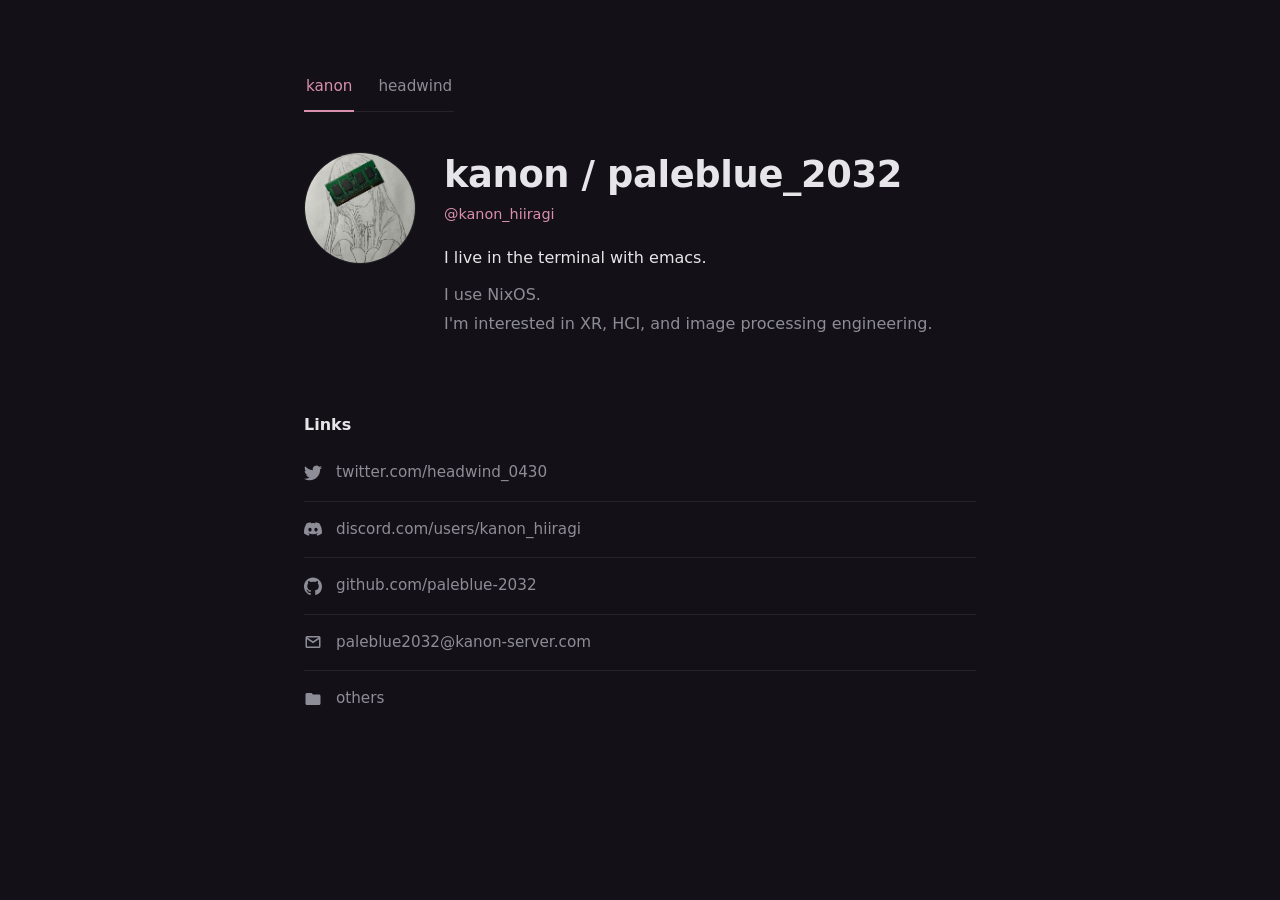
<file: index.html>
<!DOCTYPE html>
<html lang="ja">
<head>
  <meta charset="UTF-8" />
  <meta name="viewport" content="width=device-width, initial-scale=1.0" />
  <title>kanon / headwind Portfolio</title>
  <meta name="description" content="kanonとheadwindのサイト" />
  <link rel="stylesheet" href="styles.css" />
</head>
<body>
  <main class="page">
    <section class="profile">
      <div class="switcher" role="tablist" aria-label="CHANGE PROFILE">
        <button class="switch-tab is-active" role="tab" id="tab-0" aria-selected="true" aria-controls="profile-panel" tabindex="0">
          <span class="switch-label">kanon</span>
        </button>
        <button class="switch-tab" role="tab" id="tab-1" aria-selected="false" aria-controls="profile-panel" tabindex="-1">
          <span class="switch-label">headwind</span>
        </button>
      </div>

      <div id="profile-panel" class="profile-panel" role="tabpanel" aria-labelledby="tab-0" tabindex="0">
        <div class="profile-body" id="profile-body">
          <img id="profile-avatar" class="avatar" src="assets/icon0.png" alt="kanon / paleblue_2032 icon" width="120" height="120" />
          <div class="profile-text">
            <h1 class="name" id="profile-name">kanon / paleblue_2032</h1>
            <p class="handle" id="profile-handle">@kanon_hiiragi</p>
            <p class="tagline" id="profile-tagline">I live in the terminal with emacs.</p>
            <p class="intro" id="profile-intro">
              <span class="intro-line">I use NixOS.</span>
              <span class="intro-line">I'm interested in XR, HCI, and image processing engineering.</span>
            </p>
          </div>
        </div>
      </div>
    </section>

    <section class="links-section">
      <h2 class="section-label">Links</h2>
      <ul class="links">
        <li>
          <a class="link" href="https://twitter.com/headwind_0430" target="_blank" rel="noopener noreferrer">
            <svg viewBox="0 0 24 24" aria-hidden="true"><path d="M23.953 4.57a10 10 0 0 1-2.825.775 4.958 4.958 0 0 0 2.163-2.723c-.951.555-2.005.959-3.127 1.184a4.92 4.92 0 0 0-8.384 4.482C7.69 8.095 4.067 6.13 1.64 3.162a4.822 4.822 0 0 0-.666 2.475c0 1.71.87 3.213 2.188 4.096a4.904 4.904 0 0 1-2.228-.616v.06a4.923 4.923 0 0 0 3.946 4.827 4.996 4.996 0 0 1-2.212.085 4.936 4.936 0 0 0 4.604 3.417 9.867 9.867 0 0 1-6.102 2.105c-.39 0-.779-.023-1.17-.067a13.995 13.995 0 0 0 7.557 2.209c9.053 0 13.998-7.496 13.998-13.985 0-.21 0-.42-.015-.63A9.935 9.935 0 0 0 24 4.59z" /></svg>
            <span class="link-text">twitter.com/headwind_0430</span>
          </a>
        </li>
        <li>
          <a class="link" href="https://discord.com/users/kanon_hiiragi" target="_blank" rel="noopener noreferrer">
            <svg viewBox="0 0 24 24" aria-hidden="true"><path d="M20.32 4.37A19.79 19.79 0 0 0 15.44 3a13.7 13.7 0 0 0-.62 1.28 18.28 18.28 0 0 0-5.64 0A12.6 12.6 0 0 0 8.55 3a19.74 19.74 0 0 0-4.88 1.37C.56 9.02-.28 13.55.14 18.02a19.9 19.9 0 0 0 6.02 3.04 14.6 14.6 0 0 0 1.29-2.1 12.9 12.9 0 0 1-2.03-.98c.17-.12.34-.25.5-.38a14.2 14.2 0 0 0 12.16 0c.16.13.33.26.5.38a12.9 12.9 0 0 1-2.03.98 14.5 14.5 0 0 0 1.29 2.1 19.84 19.84 0 0 0 6.03-3.04c.5-5.18-.83-9.67-3.55-13.65zM8.02 15.33c-1.18 0-2.15-1.08-2.15-2.42 0-1.33.95-2.42 2.15-2.42 1.2 0 2.17 1.09 2.15 2.42 0 1.34-.95 2.42-2.15 2.42zm7.96 0c-1.18 0-2.15-1.08-2.15-2.42 0-1.33.95-2.42 2.15-2.42 1.2 0 2.17 1.09 2.15 2.42 0 1.34-.95 2.42-2.15 2.42z" /></svg>
            <span class="link-text">discord.com/users/kanon_hiiragi</span>
          </a>
        </li>
        <li>
          <a class="link" href="https://github.com/paleblue-2032" target="_blank" rel="noopener noreferrer">
            <svg viewBox="0 0 24 24" aria-hidden="true"><path d="M12 .5C5.37.5 0 5.87 0 12.5c0 5.3 3.44 9.8 8.21 11.39.6.11.82-.26.82-.58 0-.29-.01-1.04-.02-2.05-3.34.73-4.04-1.61-4.04-1.61-.55-1.39-1.34-1.76-1.34-1.76-1.09-.75.08-.73.08-.73 1.2.08 1.84 1.24 1.84 1.24 1.07 1.83 2.81 1.3 3.5.99.11-.78.42-1.3.76-1.6-2.67-.3-5.47-1.34-5.47-5.95 0-1.31.47-2.39 1.24-3.23-.12-.3-.54-1.52.12-3.18 0 0 1.01-.32 3.3 1.23a11.5 11.5 0 0 1 3.01-.4c1.02 0 2.05.14 3.01.4 2.28-1.55 3.29-1.23 3.29-1.23.66 1.66.24 2.88.12 3.18.77.84 1.24 1.92 1.24 3.23 0 4.62-2.81 5.64-5.49 5.94.43.37.82 1.1.82 2.22 0 1.6-.02 2.89-.02 3.28 0 .32.22.7.83.58A12 12 0 0 0 24 12.5C24 5.87 18.63.5 12 .5z" /></svg>
            <span class="link-text">github.com/paleblue-2032</span>
          </a>
        </li>
        <li>
          <a class="link" href="mailto:paleblue2032@kanon-server.com">
            <svg viewBox="0 0 24 24" aria-hidden="true"><path d="M2 6a2 2 0 0 1 2-2h16a2 2 0 0 1 2 2v12a2 2 0 0 1-2 2H4a2 2 0 0 1-2-2zm2.4 0L12 11.16 19.6 6zM4 8.34V18h16V8.34l-7.42 5.09a1 1 0 0 1-1.16 0z" /></svg>
            <span class="link-text">paleblue2032@kanon-server.com</span>
          </a>
        </li>
        <li>
          <a class="link" href="others/">
            <svg viewBox="0 0 24 24" aria-hidden="true"><path d="M10 4H4c-1.1 0-2 .9-2 2v12c0 1.1.9 2 2 2h16c1.1 0 2-.9 2-2V8c0-1.1-.9-2-2-2h-8l-2-2z" /></svg>
            <span class="link-text">others</span>
          </a>
        </li>
      </ul>
    </section>
  </main>

  <script src="script.js"></script>
</body>
</html>
</file>
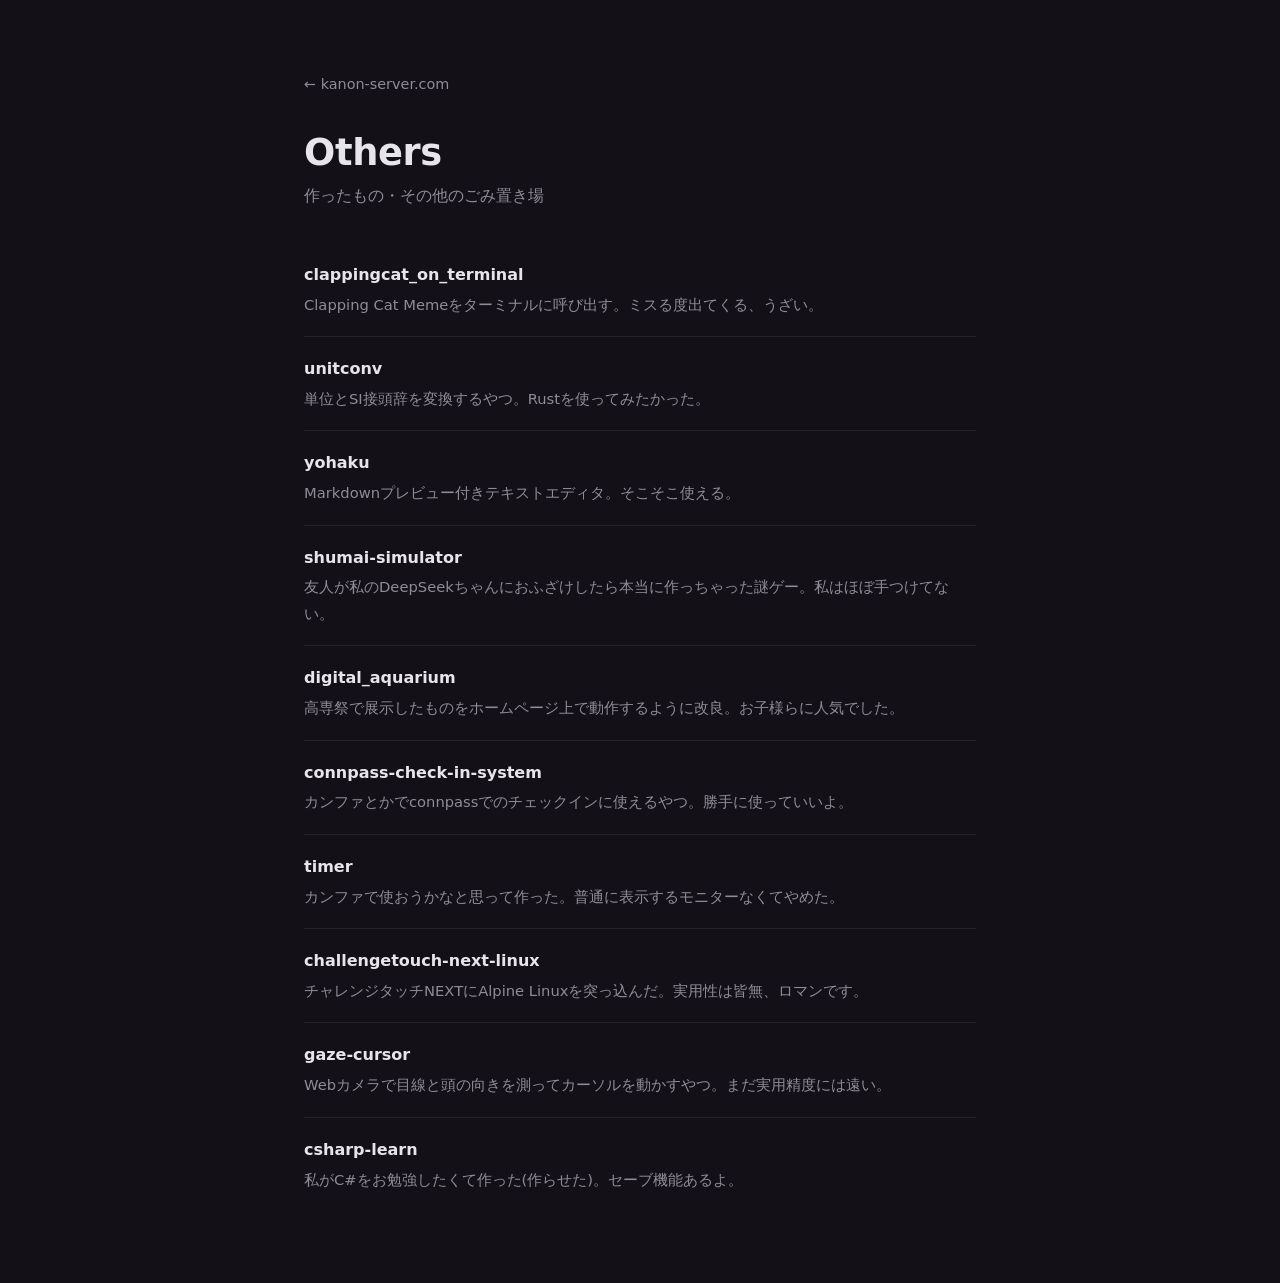
<file: others/index.html>
<!DOCTYPE html>
<html lang="ja">
<head>
  <meta charset="UTF-8" />
  <meta name="viewport" content="width=device-width, initial-scale=1.0" />
  <title>Others | kanon / headwind</title>
  <meta name="description" content="作ったもの・その他のごみ置き場" />
  <link rel="stylesheet" href="../styles.css" />
  <link rel="stylesheet" href="others.css" />
</head>
<body>
  <main class="page">
    <p class="breadcrumb"><a href="../">← kanon-server.com</a></p>

    <header class="page-head">
      <h1 class="page-title">Others</h1>
      <p class="page-lead">作ったもの・その他のごみ置き場</p>
    </header>

    <ul class="works">
      <li>
        <a class="work" href="clappingcat_on_terminal/">
          <span class="work-title">clappingcat_on_terminal</span>
          <span class="work-desc">Clapping Cat Memeをターミナルに呼び出す。ミスる度出てくる、うざい。</span>
        </a>
      </li>
      <li>
        <a class="work" href="unitconv/">
          <span class="work-title">unitconv</span>
          <span class="work-desc">単位とSI接頭辞を変換するやつ。Rustを使ってみたかった。</span>
        </a>
      </li>
      <li>
        <a class="work" href="yohaku/">
          <span class="work-title">yohaku</span>
          <span class="work-desc">Markdownプレビュー付きテキストエディタ。そこそこ使える。</span>
        </a>
      </li>
      <li>
        <a class="work" href="shumai-simulator/">
          <span class="work-title">shumai-simulator</span>
          <span class="work-desc">友人が私のDeepSeekちゃんにおふざけしたら本当に作っちゃった謎ゲー。私はほぼ手つけてない。</span>
        </a>
      </li>
      <li>
        <a class="work" href="digital_aquarium/">
          <span class="work-title">digital_aquarium</span>
          <span class="work-desc">高専祭で展示したものをホームページ上で動作するように改良。お子様らに人気でした。</span>
        </a>
      </li>
      <li>
        <a class="work" href="connpass-check-in-system/">
          <span class="work-title">connpass-check-in-system</span>
          <span class="work-desc">カンファとかでconnpassでのチェックインに使えるやつ。勝手に使っていいよ。</span>
        </a>
      </li>
      <li>
        <a class="work" href="timer/">
          <span class="work-title">timer</span>
          <span class="work-desc">カンファで使おうかなと思って作った。普通に表示するモニターなくてやめた。</span>
        </a>
      </li>
      <li>
        <a class="work" href="challengetouch-next-linux/">
          <span class="work-title">challengetouch-next-linux</span>
          <span class="work-desc">チャレンジタッチNEXTにAlpine Linuxを突っ込んだ。実用性は皆無、ロマンです。</span>
        </a>
      </li>
      <li>
        <a class="work" href="gaze-cursor/">
          <span class="work-title">gaze-cursor</span>
          <span class="work-desc">Webカメラで目線と頭の向きを測ってカーソルを動かすやつ。まだ実用精度には遠い。</span>
        </a>
      </li>
      <li>
        <a class="work" href="csharp-learn/">
          <span class="work-title">csharp-learn</span>
          <span class="work-desc">私がC#をお勉強したくて作った(作らせた)。セーブ機能あるよ。</span>
        </a>
      </li>
    </ul>
  </main>
</body>
</html>
</file>
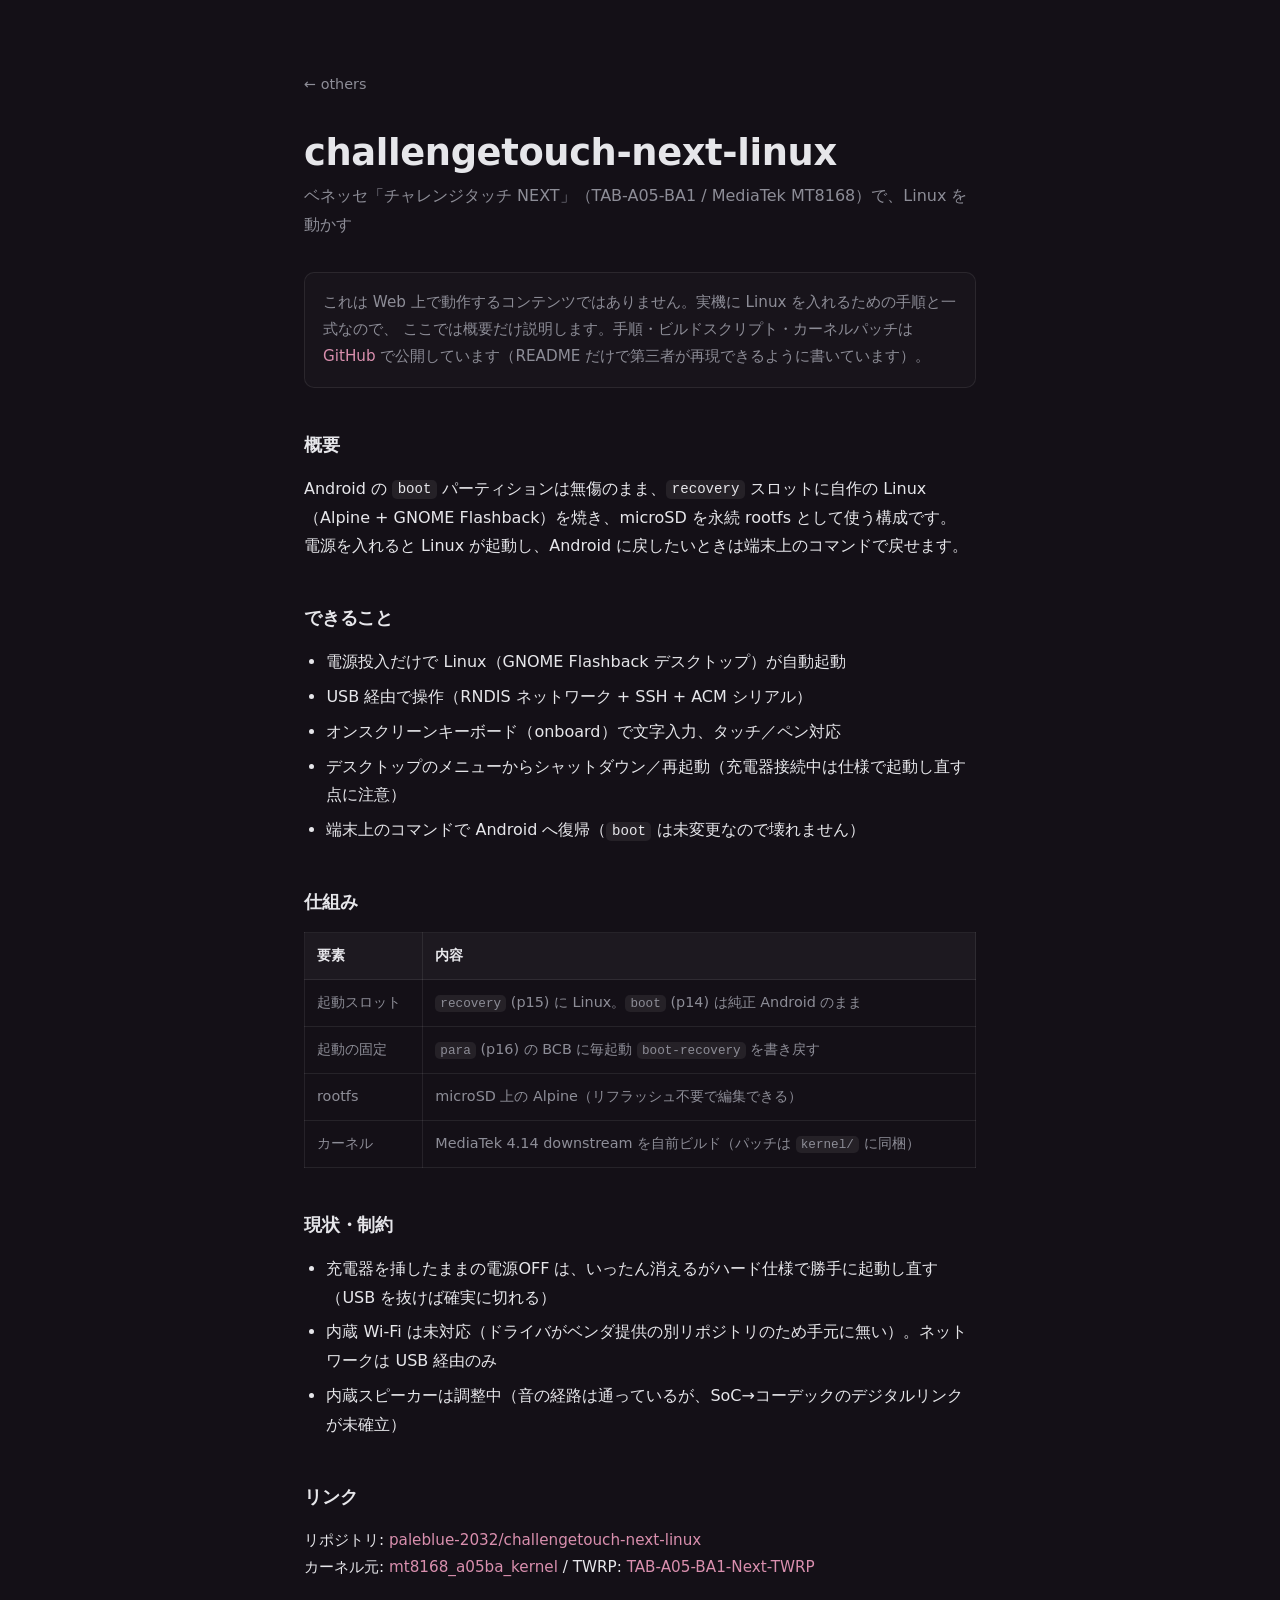
<file: others/challengetouch-next-linux/index.html>
<!DOCTYPE html>
<html lang="ja">
<head>
  <meta charset="UTF-8" />
  <meta name="viewport" content="width=device-width, initial-scale=1.0" />
  <title>challengetouch-next-linux | others</title>
  <meta name="description" content="チャレンジタッチNEXTにAlpine Linux" />
  <link rel="stylesheet" href="../../styles.css" />
  <link rel="stylesheet" href="../others.css" />
  <link rel="stylesheet" href="style.css" />
</head>
<body>
  <main class="page">
    <p class="breadcrumb"><a href="../">← others</a></p>

    <header class="page-head">
      <h1 class="page-title">challengetouch-next-linux</h1>
      <p class="page-lead">ベネッセ「チャレンジタッチ NEXT」（TAB-A05-BA1 / MediaTek MT8168）で、Linux を動かす</p>
    </header>

    <p class="notice">
      これは Web 上で動作するコンテンツではありません。実機に Linux を入れるための手順と一式なので、
      ここでは概要だけ説明します。手順・ビルドスクリプト・カーネルパッチは
      <a href="https://github.com/paleblue-2032/challengetouch-next-linux" target="_blank" rel="noopener noreferrer">GitHub</a>
      で公開しています（README だけで第三者が再現できるように書いています）。
    </p>

    <div class="prose">
      <section>
        <h2>概要</h2>
        <p>
          Android の <code>boot</code> パーティションは無傷のまま、<code>recovery</code> スロットに自作の
          Linux（Alpine + GNOME Flashback）を焼き、microSD を永続 rootfs として使う構成です。
          電源を入れると Linux が起動し、Android に戻したいときは端末上のコマンドで戻せます。
        </p>
      </section>

      <section>
        <h2>できること</h2>
        <ul>
          <li>電源投入だけで Linux（GNOME Flashback デスクトップ）が自動起動</li>
          <li>USB 経由で操作（RNDIS ネットワーク + SSH + ACM シリアル）</li>
          <li>オンスクリーンキーボード（onboard）で文字入力、タッチ／ペン対応</li>
          <li>デスクトップのメニューからシャットダウン／再起動（充電器接続中は仕様で起動し直す点に注意）</li>
          <li>端末上のコマンドで Android へ復帰（<code>boot</code> は未変更なので壊れません）</li>
        </ul>
      </section>

      <section>
        <h2>仕組み</h2>
        <table>
          <thead>
            <tr><th>要素</th><th>内容</th></tr>
          </thead>
          <tbody>
            <tr><td>起動スロット</td><td><code>recovery</code> (p15) に Linux。<code>boot</code> (p14) は純正 Android のまま</td></tr>
            <tr><td>起動の固定</td><td><code>para</code> (p16) の BCB に毎起動 <code>boot-recovery</code> を書き戻す</td></tr>
            <tr><td>rootfs</td><td>microSD 上の Alpine（リフラッシュ不要で編集できる）</td></tr>
            <tr><td>カーネル</td><td>MediaTek 4.14 downstream を自前ビルド（パッチは <code>kernel/</code> に同梱）</td></tr>
          </tbody>
        </table>
      </section>

      <section>
        <h2>現状・制約</h2>
        <ul>
          <li>充電器を挿したままの電源OFF は、いったん消えるがハード仕様で勝手に起動し直す（USB を抜けば確実に切れる）</li>
          <li>内蔵 Wi-Fi は未対応（ドライバがベンダ提供の別リポジトリのため手元に無い）。ネットワークは USB 経由のみ</li>
          <li>内蔵スピーカーは調整中（音の経路は通っているが、SoC→コーデックのデジタルリンクが未確立）</li>
        </ul>
      </section>

      <section>
        <h2>リンク</h2>
        <p class="repo-link">
          リポジトリ: <a href="https://github.com/paleblue-2032/challengetouch-next-linux" target="_blank" rel="noopener noreferrer">paleblue-2032/challengetouch-next-linux</a><br />
          カーネル元: <a href="https://github.com/coara-chocomaru/mt8168_a05ba_kernel" target="_blank" rel="noopener noreferrer">mt8168_a05ba_kernel</a> /
          TWRP: <a href="https://github.com/coara-chocomaru/TAB-A05-BA1-Next-TWRP" target="_blank" rel="noopener noreferrer">TAB-A05-BA1-Next-TWRP</a>
        </p>
      </section>
    </div>
  </main>
</body>
</html>
</file>
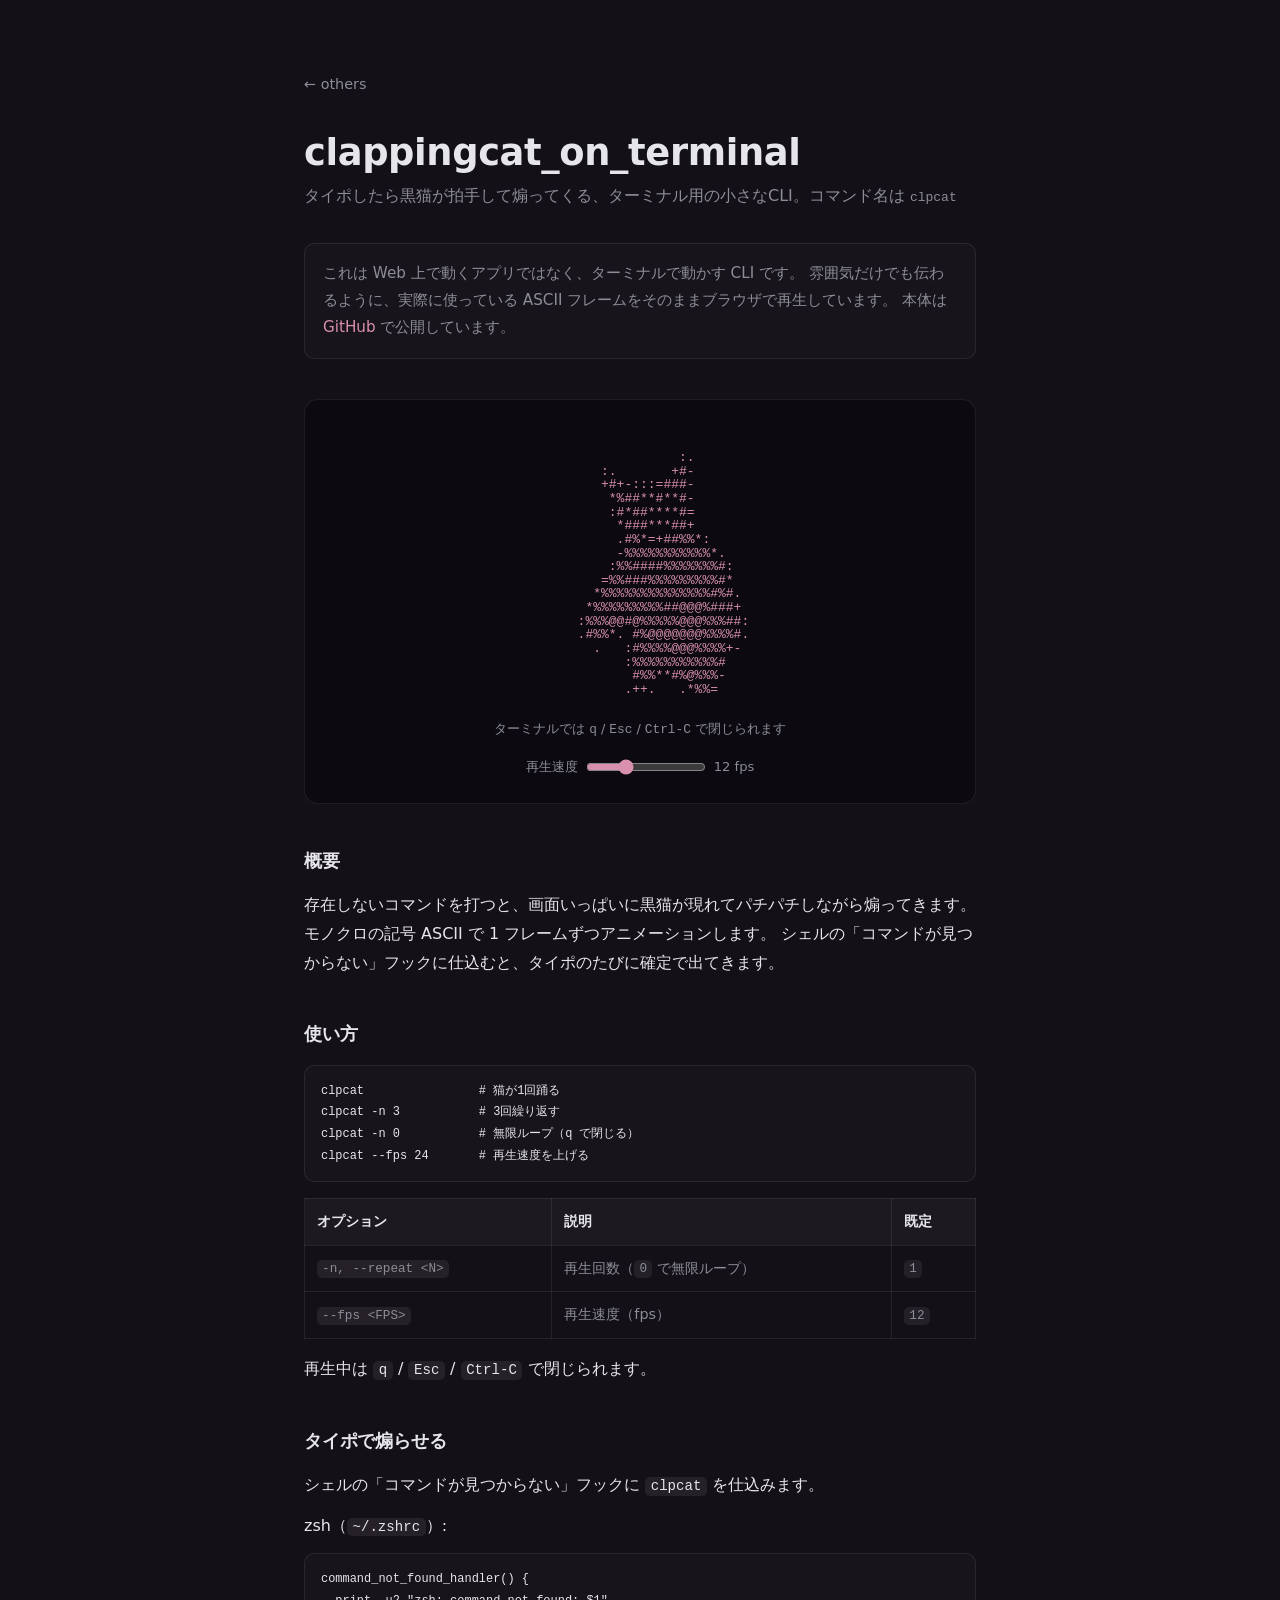
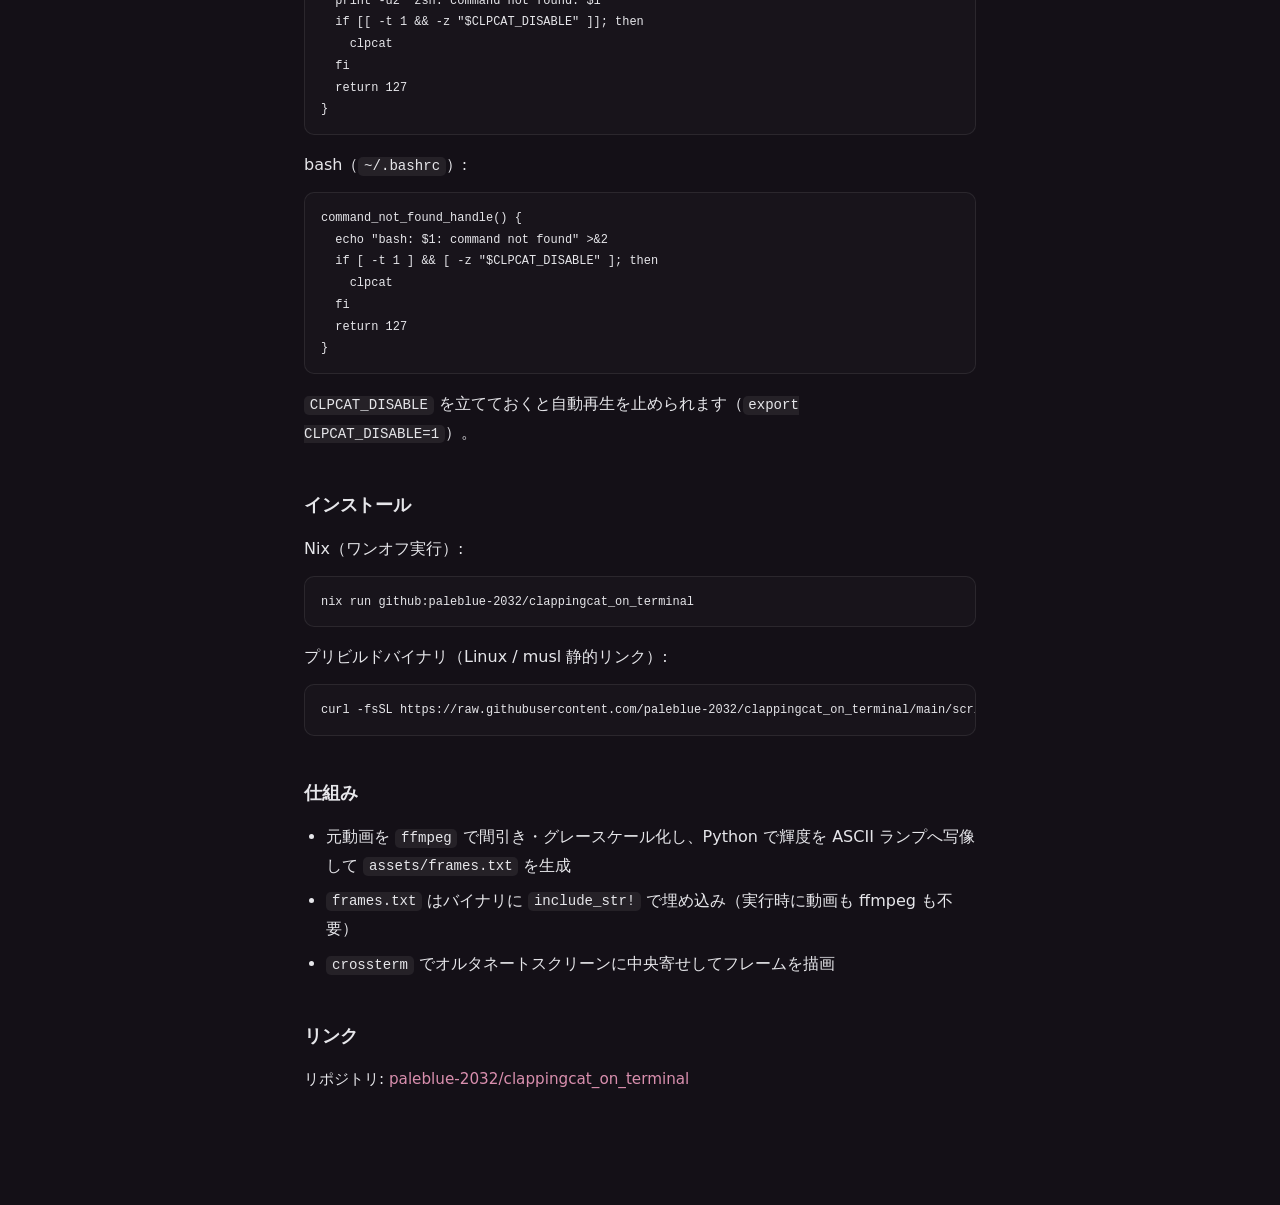
<file: others/clappingcat_on_terminal/index.html>
<!DOCTYPE html>
<html lang="ja">
<head>
  <meta charset="UTF-8" />
  <meta name="viewport" content="width=device-width, initial-scale=1.0" />
  <title>clappingcat_on_terminal | others</title>
  <meta name="description" content="タイポしたら猫が拍手して煽ってくる、ターミナル用の小さなCLI" />
  <link rel="stylesheet" href="../../styles.css" />
  <link rel="stylesheet" href="../others.css" />
  <link rel="stylesheet" href="style.css" />
</head>
<body>
  <main class="page">
    <p class="breadcrumb"><a href="../">← others</a></p>

    <header class="page-head">
      <h1 class="page-title">clappingcat_on_terminal</h1>
      <p class="page-lead">タイポしたら黒猫が拍手して煽ってくる、ターミナル用の小さなCLI。コマンド名は <code>clpcat</code></p>
    </header>

    <p class="notice">
      これは Web 上で動くアプリではなく、ターミナルで動かす CLI です。
      雰囲気だけでも伝わるように、実際に使っている ASCII フレームをそのままブラウザで再生しています。
      本体は <a href="https://github.com/paleblue-2032/clappingcat_on_terminal" target="_blank" rel="noopener noreferrer">GitHub</a> で公開しています。
    </p>

    <div class="cat-stage">
      <pre class="cat-frame" id="cat-frame" aria-hidden="true">


           =.       =#=
           *%*-:::=###:
           :%%##*#####
            ##*###**##
            =####**###
             ###+=*#*#=.
            =%%%%%###%%#=
          ..%%%%%%%##*#%#+
          .+#@@@%%%###%%%#
        -##*#@@@@@@%%%%%%*
        -###%@@@@@@@@@%%%+
        .--#%@@@@@@@@%%%%=
           +%%@@@@@@%%%%%-
            =%%%%%@@%%%%%.
            .%%%%%@%%%%%#
             *%%#%%%%%%%-
             ++.   -*%%=</pre>
      <p class="cat-hint">ターミナルでは <code>q</code> / <code>Esc</code> / <code>Ctrl-C</code> で閉じられます</p>
      <div class="cat-controls">
        <label>再生速度 <input type="range" id="cat-fps" min="4" max="30" step="1" value="12" /> <span id="cat-fps-label">12 fps</span></label>
      </div>
    </div>

    <div class="prose">
      <section>
        <h2>概要</h2>
        <p>
          存在しないコマンドを打つと、画面いっぱいに黒猫が現れてパチパチしながら煽ってきます。
          モノクロの記号 ASCII で 1 フレームずつアニメーションします。
          シェルの「コマンドが見つからない」フックに仕込むと、タイポのたびに確定で出てきます。
        </p>
      </section>

      <section>
        <h2>使い方</h2>
        <pre><code>clpcat                # 猫が1回踊る
clpcat -n 3           # 3回繰り返す
clpcat -n 0           # 無限ループ（q で閉じる）
clpcat --fps 24       # 再生速度を上げる</code></pre>
        <table>
          <thead>
            <tr><th>オプション</th><th>説明</th><th>既定</th></tr>
          </thead>
          <tbody>
            <tr><td><code>-n, --repeat &lt;N&gt;</code></td><td>再生回数（<code>0</code> で無限ループ）</td><td><code>1</code></td></tr>
            <tr><td><code>--fps &lt;FPS&gt;</code></td><td>再生速度（fps）</td><td><code>12</code></td></tr>
          </tbody>
        </table>
        <p>再生中は <code>q</code> / <code>Esc</code> / <code>Ctrl-C</code> で閉じられます。</p>
      </section>

      <section>
        <h2>タイポで煽らせる</h2>
        <p>シェルの「コマンドが見つからない」フックに <code>clpcat</code> を仕込みます。</p>
        <p>zsh（<code>~/.zshrc</code>）:</p>
        <pre><code>command_not_found_handler() {
  print -u2 "zsh: command not found: $1"
  if [[ -t 1 &amp;&amp; -z "$CLPCAT_DISABLE" ]]; then
    clpcat
  fi
  return 127
}</code></pre>
        <p>bash（<code>~/.bashrc</code>）:</p>
        <pre><code>command_not_found_handle() {
  echo "bash: $1: command not found" &gt;&amp;2
  if [ -t 1 ] &amp;&amp; [ -z "$CLPCAT_DISABLE" ]; then
    clpcat
  fi
  return 127
}</code></pre>
        <p><code>CLPCAT_DISABLE</code> を立てておくと自動再生を止められます（<code>export CLPCAT_DISABLE=1</code>）。</p>
      </section>

      <section>
        <h2>インストール</h2>
        <p>Nix（ワンオフ実行）:</p>
        <pre><code>nix run github:paleblue-2032/clappingcat_on_terminal</code></pre>
        <p>プリビルドバイナリ（Linux / musl 静的リンク）:</p>
        <pre><code>curl -fsSL https://raw.githubusercontent.com/paleblue-2032/clappingcat_on_terminal/main/scripts/install.sh | bash</code></pre>
      </section>

      <section>
        <h2>仕組み</h2>
        <ul>
          <li>元動画を <code>ffmpeg</code> で間引き・グレースケール化し、Python で輝度を ASCII ランプへ写像して <code>assets/frames.txt</code> を生成</li>
          <li><code>frames.txt</code> はバイナリに <code>include_str!</code> で埋め込み（実行時に動画も ffmpeg も不要）</li>
          <li><code>crossterm</code> でオルタネートスクリーンに中央寄せしてフレームを描画</li>
        </ul>
      </section>

      <section>
        <h2>リンク</h2>
        <p class="repo-link">
          リポジトリ: <a href="https://github.com/paleblue-2032/clappingcat_on_terminal" target="_blank" rel="noopener noreferrer">paleblue-2032/clappingcat_on_terminal</a>
        </p>
      </section>
    </div>
  </main>

  <script src="frames.js"></script>
  <script src="script.js"></script>
</body>
</html>
</file>
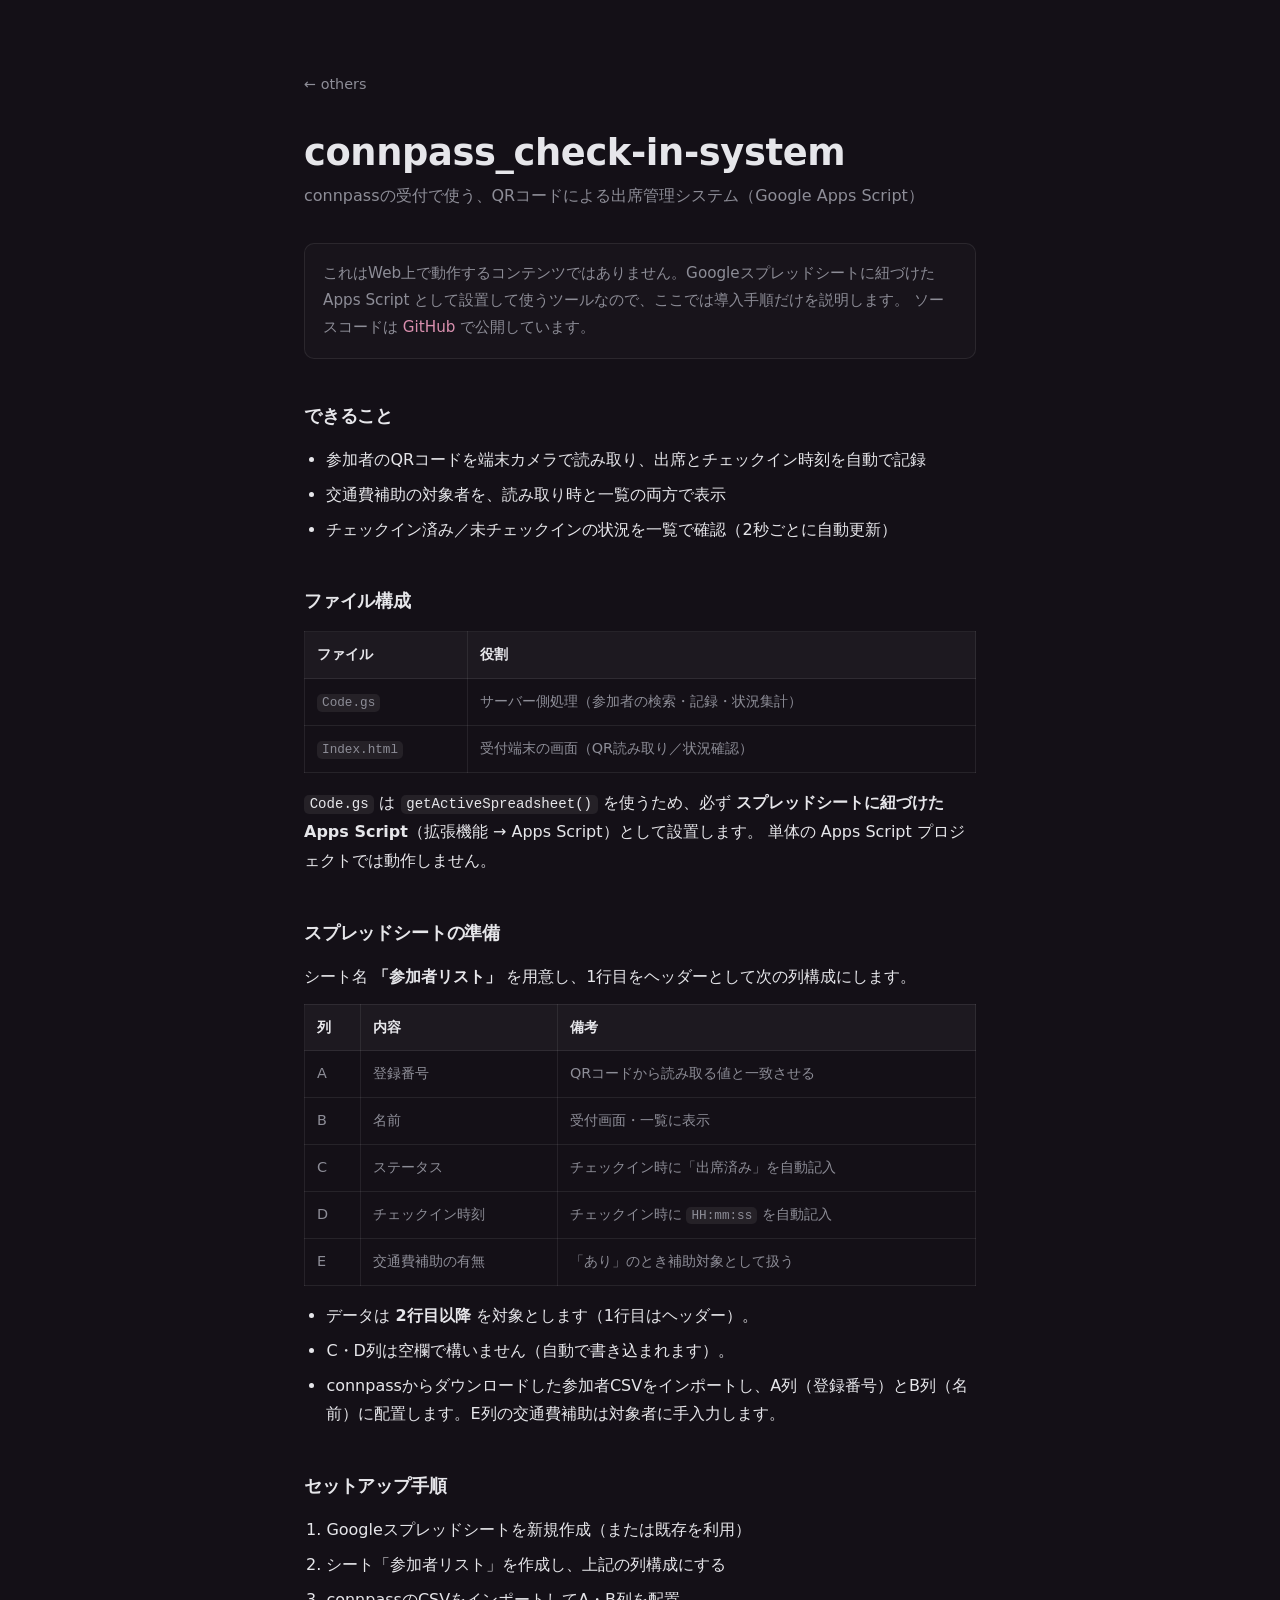
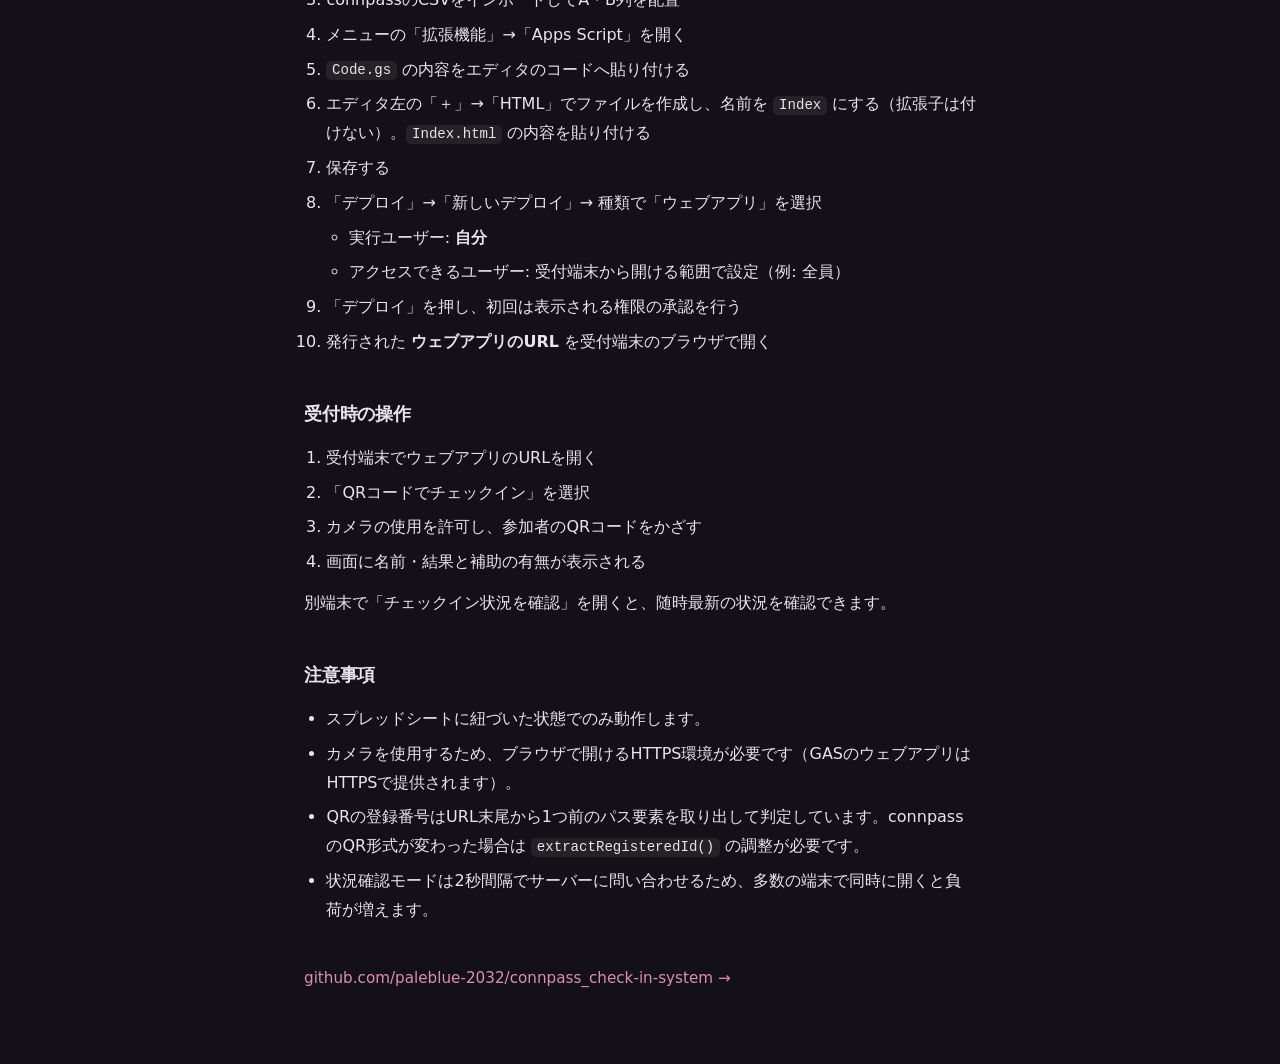
<file: others/connpass-check-in-system/index.html>
<!DOCTYPE html>
<html lang="ja">
<head>
  <meta charset="UTF-8" />
  <meta name="viewport" content="width=device-width, initial-scale=1.0" />
  <title>connpass_check-in-system | others</title>
  <meta name="description" content="connpassの受付で使うQRコード出席管理システム（Google Apps Script）の導入手順" />
  <link rel="stylesheet" href="../../styles.css" />
  <link rel="stylesheet" href="../others.css" />
  <link rel="stylesheet" href="style.css" />
</head>
<body>
  <main class="page">
    <p class="breadcrumb"><a href="../">← others</a></p>

    <header class="page-head">
      <h1 class="page-title">connpass_check-in-system</h1>
      <p class="page-lead">connpassの受付で使う、QRコードによる出席管理システム（Google Apps Script）</p>
    </header>

    <p class="notice">
      これはWeb上で動作するコンテンツではありません。Googleスプレッドシートに紐づけた
      Apps Script として設置して使うツールなので、ここでは導入手順だけを説明します。
      ソースコードは <a href="https://github.com/paleblue-2032/connpass_check-in-system" target="_blank" rel="noopener noreferrer">GitHub</a> で公開しています。
    </p>

    <div class="prose">
      <section>
        <h2>できること</h2>
        <ul>
          <li>参加者のQRコードを端末カメラで読み取り、出席とチェックイン時刻を自動で記録</li>
          <li>交通費補助の対象者を、読み取り時と一覧の両方で表示</li>
          <li>チェックイン済み／未チェックインの状況を一覧で確認（2秒ごとに自動更新）</li>
        </ul>
      </section>

      <section>
        <h2>ファイル構成</h2>
        <table>
          <thead>
            <tr><th>ファイル</th><th>役割</th></tr>
          </thead>
          <tbody>
            <tr><td><code>Code.gs</code></td><td>サーバー側処理（参加者の検索・記録・状況集計）</td></tr>
            <tr><td><code>Index.html</code></td><td>受付端末の画面（QR読み取り／状況確認）</td></tr>
          </tbody>
        </table>
        <p>
          <code>Code.gs</code> は <code>getActiveSpreadsheet()</code> を使うため、必ず
          <b>スプレッドシートに紐づけた Apps Script</b>（拡張機能 → Apps Script）として設置します。
          単体の Apps Script プロジェクトでは動作しません。
        </p>
      </section>

      <section>
        <h2>スプレッドシートの準備</h2>
        <p>シート名 <b>「参加者リスト」</b> を用意し、1行目をヘッダーとして次の列構成にします。</p>
        <table>
          <thead>
            <tr><th>列</th><th>内容</th><th>備考</th></tr>
          </thead>
          <tbody>
            <tr><td>A</td><td>登録番号</td><td>QRコードから読み取る値と一致させる</td></tr>
            <tr><td>B</td><td>名前</td><td>受付画面・一覧に表示</td></tr>
            <tr><td>C</td><td>ステータス</td><td>チェックイン時に「出席済み」を自動記入</td></tr>
            <tr><td>D</td><td>チェックイン時刻</td><td>チェックイン時に <code>HH:mm:ss</code> を自動記入</td></tr>
            <tr><td>E</td><td>交通費補助の有無</td><td>「あり」のとき補助対象として扱う</td></tr>
          </tbody>
        </table>
        <ul>
          <li>データは <b>2行目以降</b> を対象とします（1行目はヘッダー）。</li>
          <li>C・D列は空欄で構いません（自動で書き込まれます）。</li>
          <li>connpassからダウンロードした参加者CSVをインポートし、A列（登録番号）とB列（名前）に配置します。E列の交通費補助は対象者に手入力します。</li>
        </ul>
      </section>

      <section>
        <h2>セットアップ手順</h2>
        <ol>
          <li>Googleスプレッドシートを新規作成（または既存を利用）</li>
          <li>シート「参加者リスト」を作成し、上記の列構成にする</li>
          <li>connpassのCSVをインポートしてA・B列を配置</li>
          <li>メニューの「拡張機能」→「Apps Script」を開く</li>
          <li><code>Code.gs</code> の内容をエディタのコードへ貼り付ける</li>
          <li>エディタ左の「＋」→「HTML」でファイルを作成し、名前を <code>Index</code> にする（拡張子は付けない）。<code>Index.html</code> の内容を貼り付ける</li>
          <li>保存する</li>
          <li>「デプロイ」→「新しいデプロイ」→ 種類で「ウェブアプリ」を選択
            <ul>
              <li>実行ユーザー: <b>自分</b></li>
              <li>アクセスできるユーザー: 受付端末から開ける範囲で設定（例: 全員）</li>
            </ul>
          </li>
          <li>「デプロイ」を押し、初回は表示される権限の承認を行う</li>
          <li>発行された <b>ウェブアプリのURL</b> を受付端末のブラウザで開く</li>
        </ol>
      </section>

      <section>
        <h2>受付時の操作</h2>
        <ol>
          <li>受付端末でウェブアプリのURLを開く</li>
          <li>「QRコードでチェックイン」を選択</li>
          <li>カメラの使用を許可し、参加者のQRコードをかざす</li>
          <li>画面に名前・結果と補助の有無が表示される</li>
        </ol>
        <p>別端末で「チェックイン状況を確認」を開くと、随時最新の状況を確認できます。</p>
      </section>

      <section>
        <h2>注意事項</h2>
        <ul>
          <li>スプレッドシートに紐づいた状態でのみ動作します。</li>
          <li>カメラを使用するため、ブラウザで開けるHTTPS環境が必要です（GASのウェブアプリはHTTPSで提供されます）。</li>
          <li>QRの登録番号はURL末尾から1つ前のパス要素を取り出して判定しています。connpassのQR形式が変わった場合は <code>extractRegisteredId()</code> の調整が必要です。</li>
          <li>状況確認モードは2秒間隔でサーバーに問い合わせるため、多数の端末で同時に開くと負荷が増えます。</li>
        </ul>
      </section>
    </div>

    <p class="repo-link">
      <a href="https://github.com/paleblue-2032/connpass_check-in-system" target="_blank" rel="noopener noreferrer">github.com/paleblue-2032/connpass_check-in-system →</a>
    </p>
  </main>
</body>
</html>
</file>
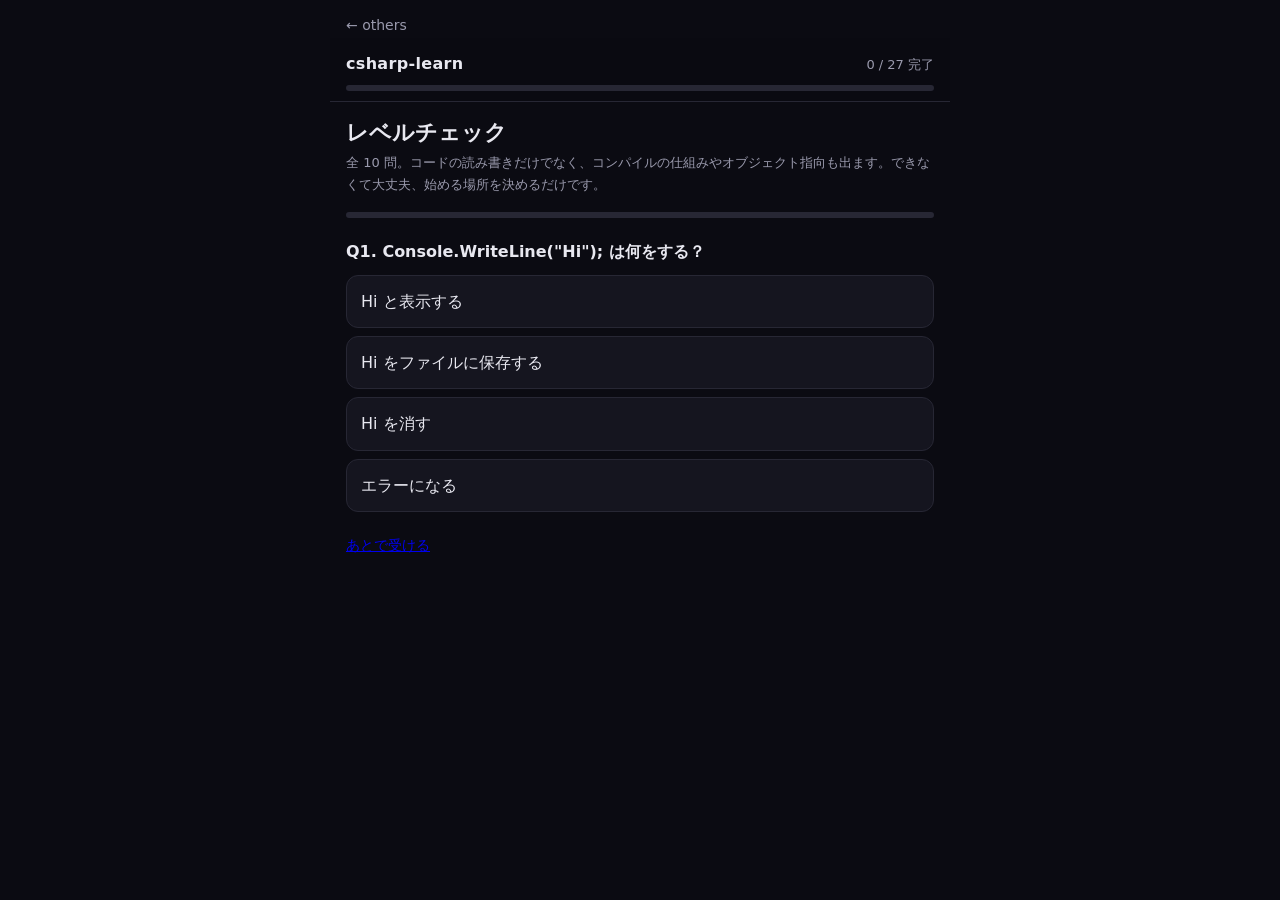
<file: others/csharp-learn/index.html>
<!DOCTYPE html>
<html lang="ja">
<head>
  <meta charset="UTF-8" />
  <meta name="viewport" content="width=device-width, initial-scale=1, viewport-fit=cover" />
  <meta name="theme-color" content="#0b0b12" />
  <meta name="apple-mobile-web-app-capable" content="yes" />
  <meta name="description" content="スマホだけで学べる C# 入門ドリル。レベルチェックで開始位置を決めて、進捗は端末に自動保存。" />
  <title>csharp-learn | others</title>
  <link rel="stylesheet" href="style.css" />
</head>
<body>
  <p class="breadcrumb"><a href="../">← others</a></p>
  <div id="app"></div>
  <script src="lessons.js"></script>
  <script src="lessons-advanced.js"></script>
  <script src="app.js"></script>
</body>
</html>
</file>
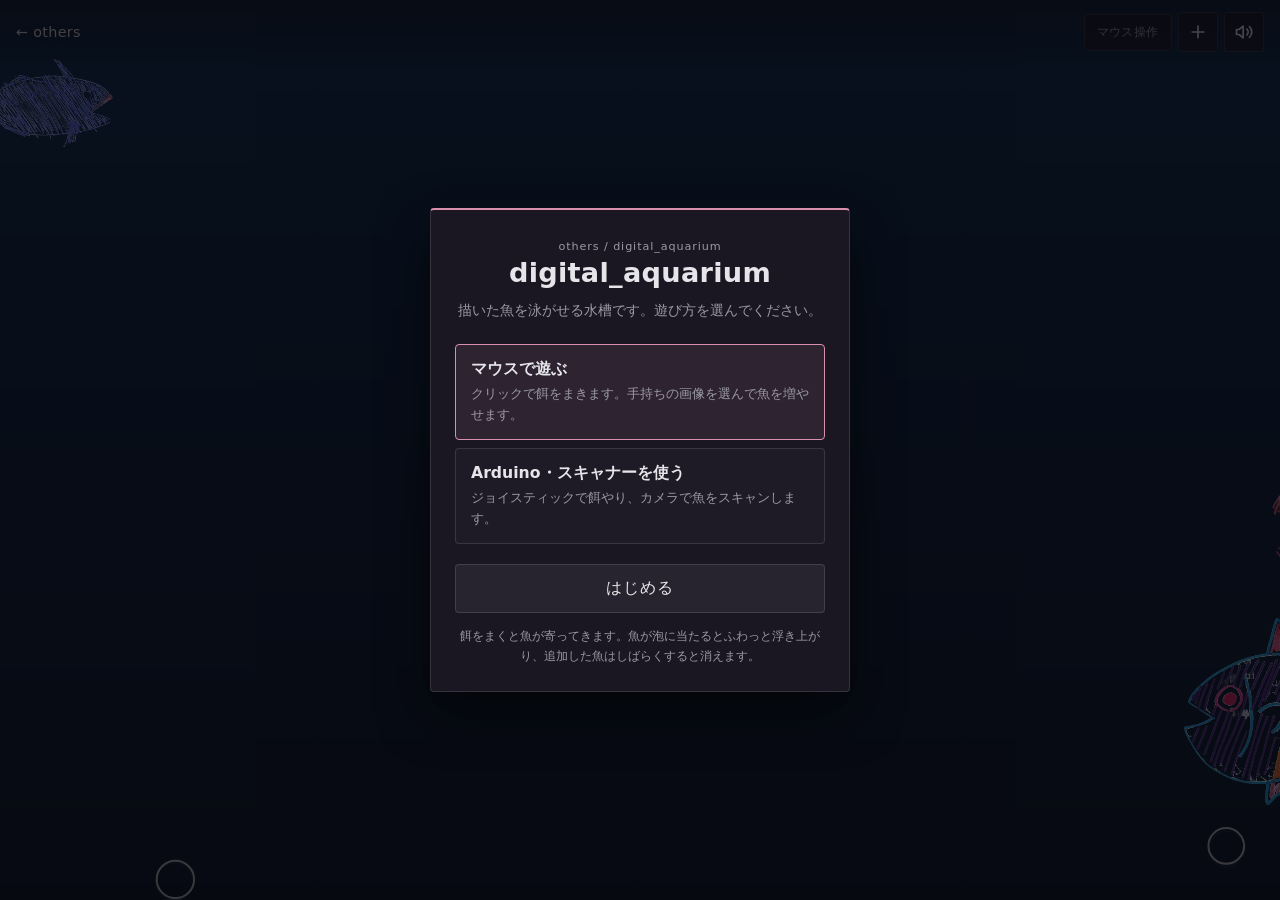
<file: others/digital_aquarium/index.html>
<!DOCTYPE html>
<html lang="ja">
<head>
  <meta charset="UTF-8" />
  <meta name="viewport" content="width=device-width, initial-scale=1, viewport-fit=cover" />
  <title>digital_aquarium | others</title>
  <meta name="description" content="手で描いた魚をスキャンして泳がせるデジタル水槽" />
  <meta name="theme-color" content="#0a1a2a" />
  <link rel="stylesheet" href="style.css" />
</head>
<body>
  <div id="stage" aria-hidden="true"></div>

  <header class="topbar">
    <a class="back" href="../">← others</a>
    <div class="actions">
      <button id="mode-btn" class="mode-btn" type="button" title="遊び方を選び直す">マウス操作</button>
      <button id="btn-add" class="icon-btn" type="button" title="魚を追加（画像を読み込む）" aria-label="魚を追加">
        <svg viewBox="0 0 24 24" fill="none" stroke="currentColor" stroke-width="2" stroke-linecap="round" stroke-linejoin="round" aria-hidden="true">
          <path d="M12 5v14M5 12h14" />
        </svg>
      </button>
      <button id="btn-scan" class="icon-btn" type="button" hidden title="カメラでスキャン" aria-label="カメラでスキャン">
        <svg viewBox="0 0 24 24" fill="none" stroke="currentColor" stroke-width="2" stroke-linecap="round" stroke-linejoin="round" aria-hidden="true">
          <path d="M3 8a2 2 0 0 1 2-2h2l1.5-2h7L17 6h2a2 2 0 0 1 2 2v9a2 2 0 0 1-2 2H5a2 2 0 0 1-2-2z" />
          <circle cx="12" cy="12.5" r="3.2" />
        </svg>
      </button>
      <button id="btn-serial" class="icon-btn" type="button" hidden title="Arduino に接続" aria-label="Arduino に接続">
        <svg viewBox="0 0 24 24" fill="none" stroke="currentColor" stroke-width="2" stroke-linecap="round" stroke-linejoin="round" aria-hidden="true">
          <path d="M9 2v6M15 2v6" />
          <path d="M7 8h10v3a5 5 0 0 1-10 0z" />
          <path d="M12 16v4" />
        </svg>
      </button>
      <button id="btn-sound" class="icon-btn" type="button" title="音の切り替え" aria-label="音の切り替え" aria-pressed="false">
        <svg class="ic-on" viewBox="0 0 24 24" fill="none" stroke="currentColor" stroke-width="2" stroke-linecap="round" stroke-linejoin="round" aria-hidden="true">
          <path d="M11 5 6 9H3v6h3l5 4z" />
          <path d="M15.5 8.5a5 5 0 0 1 0 7" />
          <path d="M18.5 5.5a9 9 0 0 1 0 13" />
        </svg>
        <svg class="ic-off" viewBox="0 0 24 24" fill="none" stroke="currentColor" stroke-width="2" stroke-linecap="round" stroke-linejoin="round" aria-hidden="true">
          <path d="M11 5 6 9H3v6h3l5 4z" />
          <path d="M22 9l-5 6M17 9l5 6" />
        </svg>
      </button>
    </div>
  </header>

  <input id="file-input" type="file" accept="image/*" multiple hidden />

  <div id="camera" class="overlay hidden">
    <div class="camera-box">
      <video id="cam-video" playsinline muted></video>
      <canvas id="cam-canvas" hidden></canvas>
      <div class="camera-actions">
        <button id="cam-close" class="ghost-btn" type="button">閉じる</button>
        <button id="cam-shot" class="start-btn" type="button">撮影する</button>
      </div>
    </div>
  </div>

  <div id="overlay" class="overlay">
    <div class="dialog">
      <p class="eyebrow">others / digital_aquarium</p>
      <h1>digital_aquarium</h1>
      <p class="lead">描いた魚を泳がせる水槽です。遊び方を選んでください。</p>
      <div class="modes" role="radiogroup" aria-label="遊び方">
        <button class="mode-card selected" type="button" role="radio" aria-checked="true" data-mode="simple">
          <span class="mode-name">マウスで遊ぶ</span>
          <span class="mode-desc">クリックで餌をまきます。手持ちの画像を選んで魚を増やせます。</span>
        </button>
        <button class="mode-card" type="button" role="radio" aria-checked="false" data-mode="hardware">
          <span class="mode-name">Arduino・スキャナーを使う</span>
          <span class="mode-desc">ジョイスティックで餌やり、カメラで魚をスキャンします。</span>
        </button>
      </div>
      <button id="start" class="start-btn" type="button">はじめる</button>
      <p class="hint">餌をまくと魚が寄ってきます。魚が泡に当たるとふわっと浮き上がり、追加した魚はしばらくすると消えます。</p>
    </div>
  </div>

  <div id="toast" class="toast" role="status" aria-live="polite"></div>

  <script src="lib/p5.min.js"></script>
  <script src="script.js"></script>
</body>
</html>
</file>
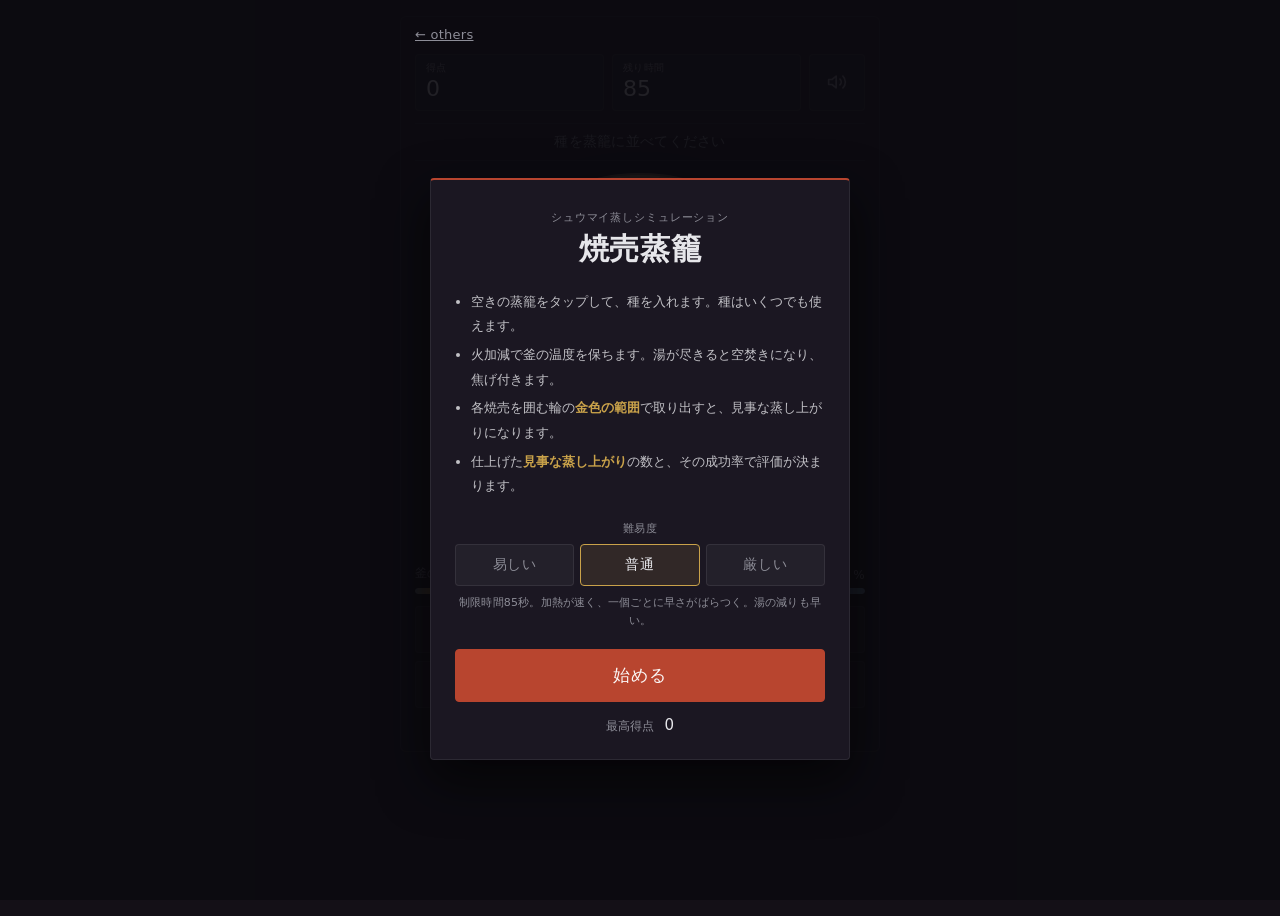
<file: others/shumai-simulator/index.html>
<!DOCTYPE html>
<html lang="ja">
<head>
  <meta charset="UTF-8">
  <meta name="viewport" content="width=device-width, initial-scale=1, viewport-fit=cover, user-scalable=no">
  <meta name="description" content="焼売を蒸し上げる、火加減と湯量の管理シミュレーション">
  <meta name="theme-color" content="#141017">
  <title>焼売蒸籠 | others</title>
  <link rel="stylesheet" href="style.css">
</head>
<body>
  <svg class="defs" width="0" height="0" aria-hidden="true" focusable="false">
    <defs>
      <radialGradient id="g-skin" cx="42%" cy="38%" r="68%">
        <stop offset="0%" stop-color="#fff" stop-opacity="0.22"/>
        <stop offset="60%" stop-color="#000" stop-opacity="0"/>
        <stop offset="100%" stop-color="#000" stop-opacity="0.28"/>
      </radialGradient>
      <radialGradient id="g-meat" cx="40%" cy="35%" r="70%">
        <stop offset="0%" stop-color="#fff" stop-opacity="0.2"/>
        <stop offset="55%" stop-color="#000" stop-opacity="0"/>
        <stop offset="100%" stop-color="#000" stop-opacity="0.32"/>
      </radialGradient>
      <radialGradient id="g-pea" cx="35%" cy="30%" r="75%">
        <stop offset="0%" stop-color="#fff" stop-opacity="0.45"/>
        <stop offset="50%" stop-color="#fff" stop-opacity="0"/>
        <stop offset="100%" stop-color="#000" stop-opacity="0.35"/>
      </radialGradient>
      <radialGradient id="g-shadow" cx="50%" cy="50%" r="50%">
        <stop offset="70%" stop-color="#000" stop-opacity="0.35"/>
        <stop offset="100%" stop-color="#000" stop-opacity="0"/>
      </radialGradient>
    </defs>
  </svg>

  <main id="app">
    <a class="back" href="../">← others</a>

    <header class="hud">
      <div class="hud-item"><span class="label">得点</span><span id="score">0</span></div>
      <div class="hud-item"><span class="label">残り時間</span><span id="time">85</span></div>
      <button id="mute" class="mute-btn" type="button" aria-label="音の切り替え">
        <svg class="ic-on" viewBox="0 0 24 24" fill="none" stroke="currentColor" stroke-width="2" stroke-linecap="round" stroke-linejoin="round" aria-hidden="true">
          <polygon points="11 5 6 9 2 9 2 15 6 15 11 19 11 5" />
          <path d="M15.54 8.46a5 5 0 0 1 0 7.07" />
          <path d="M19.07 4.93a10 10 0 0 1 0 14.14" />
        </svg>
        <svg class="ic-off" viewBox="0 0 24 24" fill="none" stroke="currentColor" stroke-width="2" stroke-linecap="round" stroke-linejoin="round" aria-hidden="true">
          <polygon points="11 5 6 9 2 9 2 15 6 15 11 19 11 5" />
          <line x1="23" y1="9" x2="17" y2="15" />
          <line x1="17" y1="9" x2="23" y2="15" />
        </svg>
      </button>
    </header>

    <div id="message" class="message" aria-live="polite">種を蒸籠に並べてください</div>

    <section class="steamer-area">
      <div id="steam-layer" class="steam-layer" aria-hidden="true"></div>
      <div class="steamer">
        <div class="steamer-inner">
          <div id="slots" class="slots"></div>
        </div>
      </div>
    </section>

    <section class="panel">
      <div class="meter">
        <div class="meter-head"><span>釜の温度</span><span><b id="temp">20</b> ℃</span></div>
        <div class="bar temp-bar"><div id="temp-bar" class="bar-fill"></div><i class="mark" style="left:50%"></i></div>
      </div>
      <div class="meter">
        <div class="meter-head"><span>湯量</span><span><b id="water">100</b> %</span></div>
        <div class="bar water-bar"><div id="water-bar" class="bar-fill"></div></div>
      </div>
    </section>

    <section class="controls">
      <div class="heat-group" role="group" aria-label="火加減">
        <button class="heat-btn" type="button" data-heat="0">止める</button>
        <button class="heat-btn" type="button" data-heat="1">弱火</button>
        <button class="heat-btn active" type="button" data-heat="2">中火</button>
        <button class="heat-btn" type="button" data-heat="3">強火</button>
      </div>
      <button id="add-water" class="water-btn" type="button">差し水</button>
    </section>

    <p class="hint">空きの蒸籠をタップして種を入れ、輪の金色の範囲で取り出します。</p>

    <div id="overlay" class="overlay">
      <div class="dialog">
        <p class="eyebrow">シュウマイ蒸しシミュレーション</p>
        <h1>焼売蒸籠</h1>
        <div id="dialog-body">
          <ul class="rules">
            <li>空きの蒸籠をタップして、種を入れます。種はいくつでも使えます。</li>
            <li>火加減で釜の温度を保ちます。湯が尽きると空焚きになり、焦げ付きます。</li>
            <li>各焼売を囲む輪の<b class="gold">金色の範囲</b>で取り出すと、見事な蒸し上がりになります。</li>
            <li>仕上げた<b class="gold">見事な蒸し上がり</b>の数と、その成功率で評価が決まります。</li>
          </ul>
        </div>
        <div id="difficulty" class="difficulty">
          <p class="difficulty-label">難易度</p>
          <div class="difficulty-group" role="group" aria-label="難易度">
            <button class="diff-btn" type="button" data-difficulty="easy">易しい</button>
            <button class="diff-btn active" type="button" data-difficulty="normal">普通</button>
            <button class="diff-btn" type="button" data-difficulty="hard">厳しい</button>
          </div>
          <p id="difficulty-note" class="difficulty-note"></p>
        </div>
        <button id="start" class="start-btn" type="button">始める</button>
        <p class="best">最高得点 <span id="best">0</span></p>
      </div>
    </div>
  </main>
  <script src="script.js"></script>
</body>
</html>
</file>
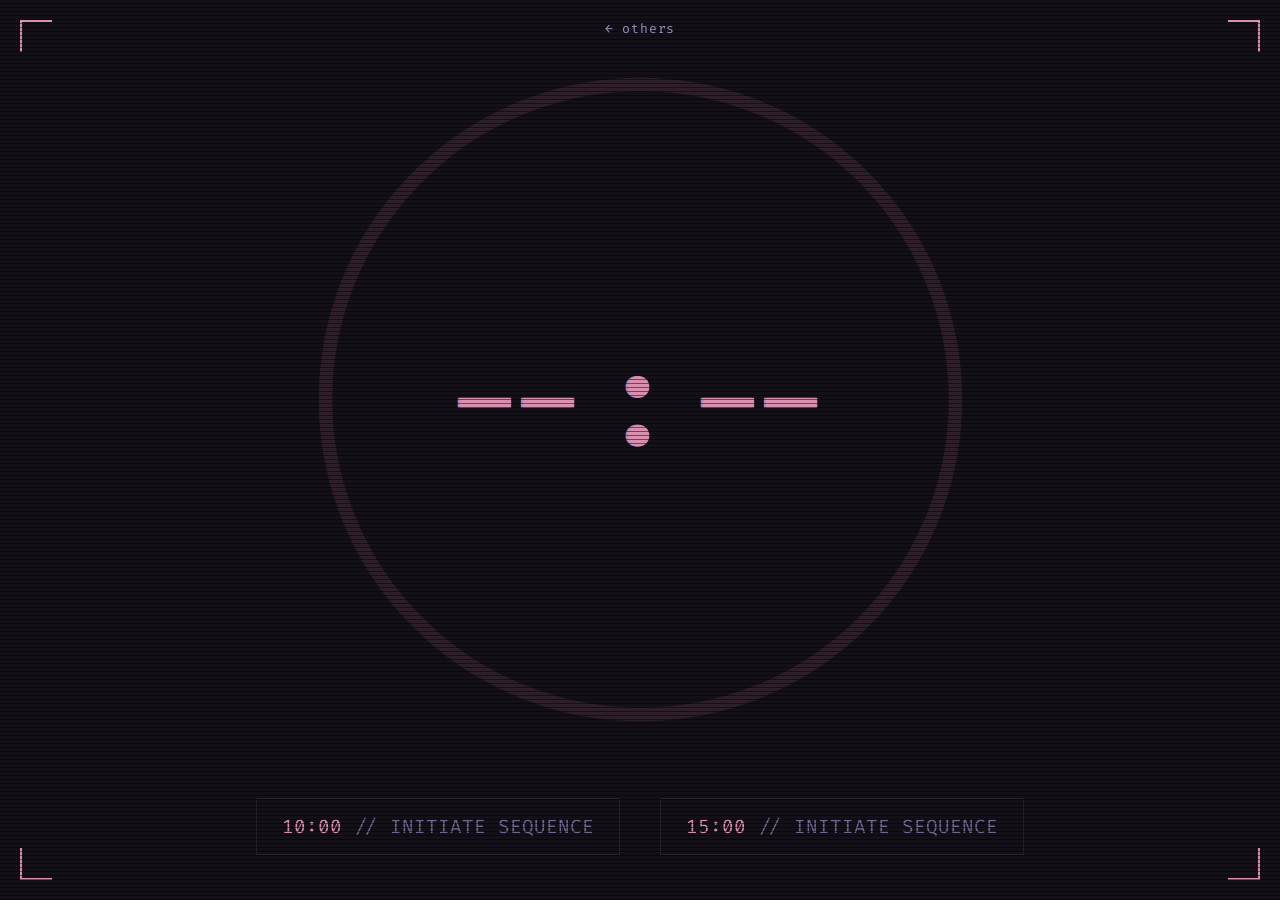
<file: others/timer/index.html>
<!DOCTYPE html>
<html lang="ja">
<head>
  <meta charset="UTF-8" />
  <meta name="viewport" content="width=device-width, initial-scale=1.0, viewport-fit=cover" />
  <title>Timer | others</title>
  <meta name="description" content="カンファで使おうかなと思ってた" />
  <meta name="theme-color" content="#141017" />
  <link rel="preconnect" href="https://fonts.googleapis.com" />
  <link rel="preconnect" href="https://fonts.gstatic.com" crossorigin />
  <link href="https://fonts.googleapis.com/css2?family=Fira+Code&display=swap" rel="stylesheet" />
  <link rel="stylesheet" href="style.css" />
</head>
<body>
  <a class="back" href="../">← others</a>

  <div class="hud-corners"></div>

  <div class="timer-wrapper">
    <div class="timer-container">
      <svg class="progress-ring" viewBox="0 0 300 300">
        <circle class="progress-ring__bg" r="140" cx="150" cy="150" />
        <circle class="progress-ring__fg" id="progress-circle" r="140" cx="150" cy="150" />
      </svg>
      <div class="timer-display glitch" id="timerDisplay" data-text="--:--">--:--</div>
    </div>
  </div>

  <div class="controls">
    <div id="start-menu">
      <button type="button" onclick="startTimer(600)">10:00 <span class="comment">// INITIATE SEQUENCE</span></button>
      <button type="button" onclick="startTimer(900)">15:00 <span class="comment">// INITIATE SEQUENCE</span></button>
    </div>
    <div id="in-progress-menu" style="display: none;">
      <button id="pause-btn" type="button" onclick="pauseTimer()">PAUSE <span class="comment">// HALT</span></button>
      <button id="resume-btn" type="button" onclick="resumeTimer()" style="display: none;">RESUME <span class="comment">// CONTINUE</span></button>
      <button type="button" onclick="resetTimer()">ABORT <span class="comment">// TERMINATE</span></button>
    </div>
  </div>

  <script src="script.js"></script>
</body>
</html>
</file>
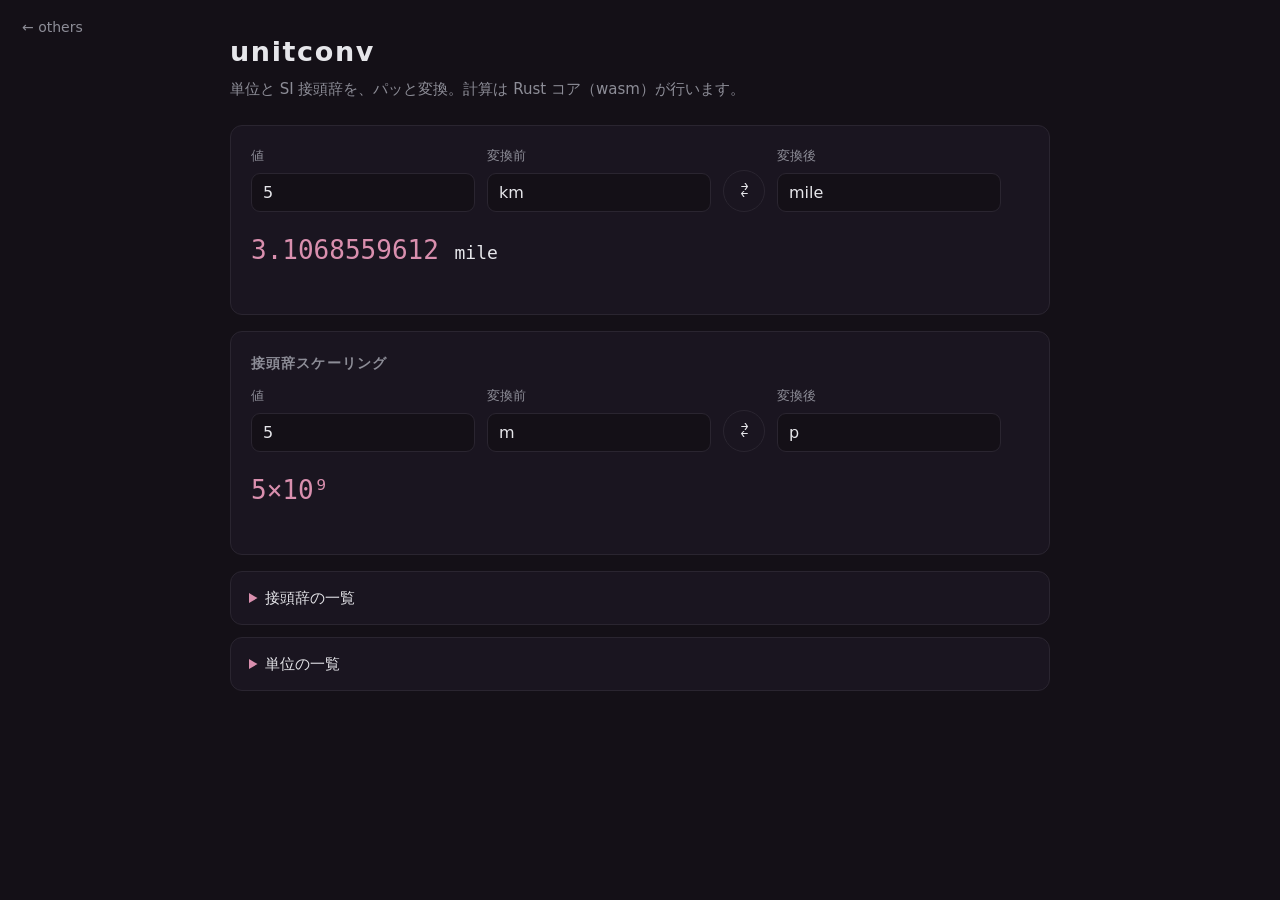
<file: others/unitconv/index.html>
<!DOCTYPE html>
<html lang="ja">

<head>
  <meta charset="utf-8" />
  <meta name="viewport" content="width=device-width, initial-scale=1.0" />
  <title>unitconv | others</title>
  <meta name="description" content="単位とSI接頭辞を変換するやつ。計算はRustをWASMで動かしてます。" />
  <base href="./" />
  <link rel="stylesheet" href="style.css" />
</head>

<body>
  <a class="back" href="../">← others</a>

  <div id="app">
    <p class="loading">読み込み中…</p>
  </div>

  <div id="blazor-error-ui">
    エラーが発生しました。再読み込みしてください。
    <a href="" class="reload">再読み込み</a>
  </div>

  <script src="_framework/blazor.webassembly.js"></script>
</body>

</html>
</file>
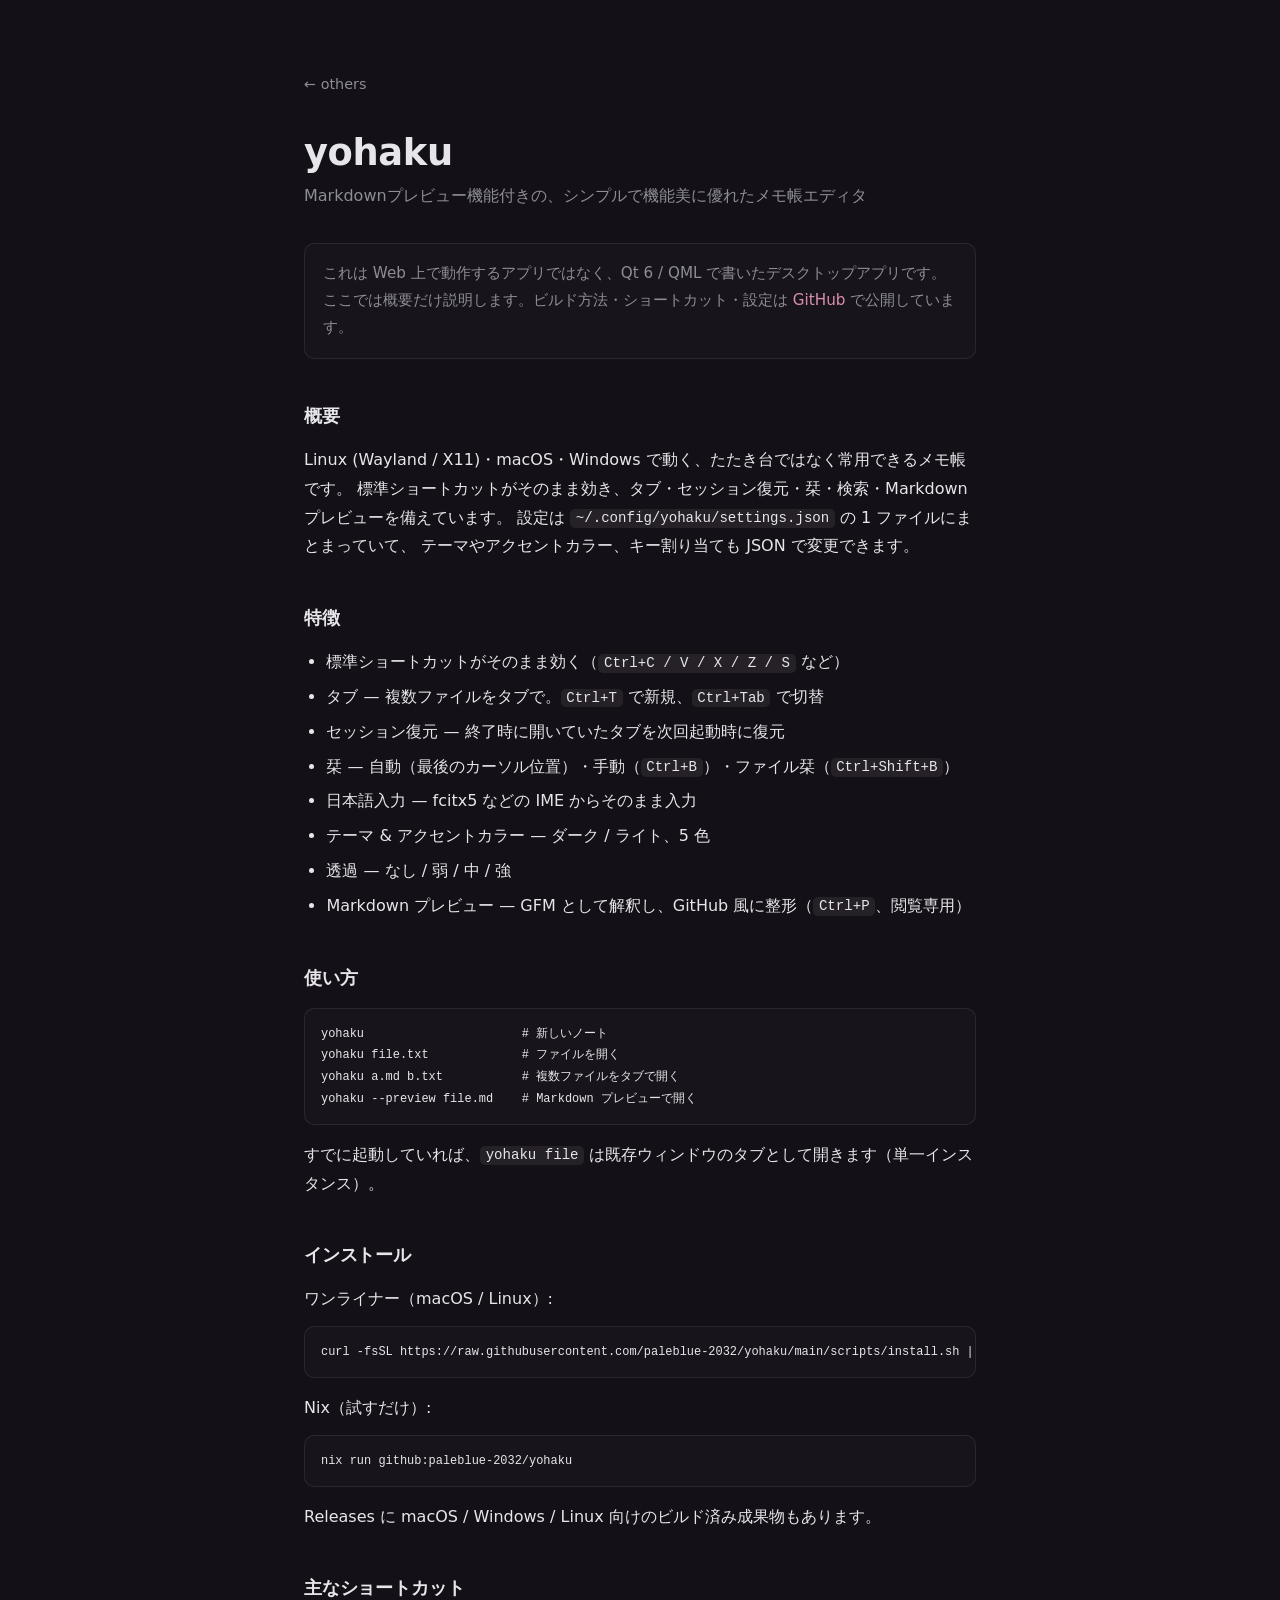
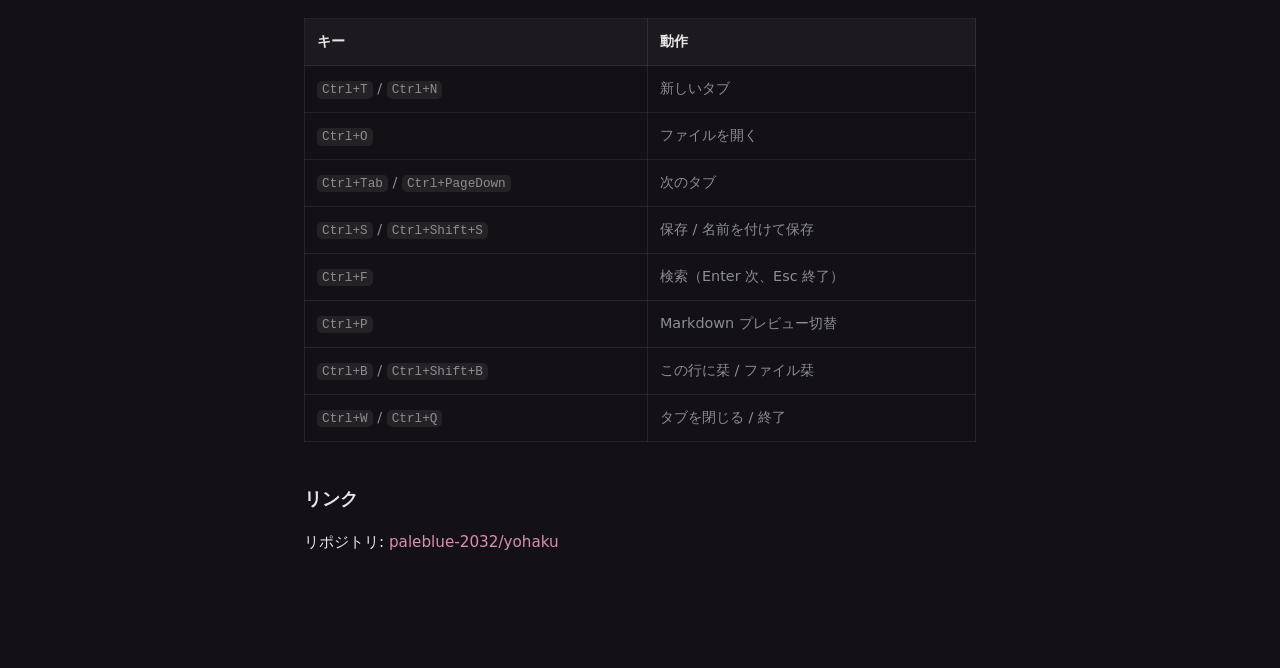
<file: others/yohaku/index.html>
<!DOCTYPE html>
<html lang="ja">
<head>
  <meta charset="UTF-8" />
  <meta name="viewport" content="width=device-width, initial-scale=1.0" />
  <title>yohaku | others</title>
  <meta name="description" content="Markdownプレビュー機能付きの、シンプルなメモ帳エディタ（Qt 6 / QML）" />
  <link rel="stylesheet" href="../../styles.css" />
  <link rel="stylesheet" href="../others.css" />
  <link rel="stylesheet" href="style.css" />
</head>
<body>
  <main class="page">
    <p class="breadcrumb"><a href="../">← others</a></p>

    <header class="page-head">
      <h1 class="page-title">yohaku</h1>
      <p class="page-lead">Markdownプレビュー機能付きの、シンプルで機能美に優れたメモ帳エディタ</p>
    </header>

    <p class="notice">
      これは Web 上で動作するアプリではなく、Qt 6 / QML で書いたデスクトップアプリです。
      ここでは概要だけ説明します。ビルド方法・ショートカット・設定は
      <a href="https://github.com/paleblue-2032/yohaku" target="_blank" rel="noopener noreferrer">GitHub</a>
      で公開しています。
    </p>

    <div class="prose">
      <section>
        <h2>概要</h2>
        <p>
          Linux (Wayland / X11)・macOS・Windows で動く、たたき台ではなく常用できるメモ帳です。
          標準ショートカットがそのまま効き、タブ・セッション復元・栞・検索・Markdown プレビューを備えています。
          設定は <code>~/.config/yohaku/settings.json</code> の 1 ファイルにまとまっていて、
          テーマやアクセントカラー、キー割り当ても JSON で変更できます。
        </p>
      </section>

      <section>
        <h2>特徴</h2>
        <ul>
          <li>標準ショートカットがそのまま効く（<code>Ctrl+C / V / X / Z / S</code> など）</li>
          <li>タブ — 複数ファイルをタブで。<code>Ctrl+T</code> で新規、<code>Ctrl+Tab</code> で切替</li>
          <li>セッション復元 — 終了時に開いていたタブを次回起動時に復元</li>
          <li>栞 — 自動（最後のカーソル位置）・手動（<code>Ctrl+B</code>）・ファイル栞（<code>Ctrl+Shift+B</code>）</li>
          <li>日本語入力 — fcitx5 などの IME からそのまま入力</li>
          <li>テーマ &amp; アクセントカラー — ダーク / ライト、5 色</li>
          <li>透過 — なし / 弱 / 中 / 強</li>
          <li>Markdown プレビュー — GFM として解釈し、GitHub 風に整形（<code>Ctrl+P</code>、閲覧専用）</li>
        </ul>
      </section>

      <section>
        <h2>使い方</h2>
        <pre><code>yohaku                      # 新しいノート
yohaku file.txt             # ファイルを開く
yohaku a.md b.txt           # 複数ファイルをタブで開く
yohaku --preview file.md    # Markdown プレビューで開く</code></pre>
        <p>すでに起動していれば、<code>yohaku file</code> は既存ウィンドウのタブとして開きます（単一インスタンス）。</p>
      </section>

      <section>
        <h2>インストール</h2>
        <p>ワンライナー（macOS / Linux）:</p>
        <pre><code>curl -fsSL https://raw.githubusercontent.com/paleblue-2032/yohaku/main/scripts/install.sh | bash</code></pre>
        <p>Nix（試すだけ）:</p>
        <pre><code>nix run github:paleblue-2032/yohaku</code></pre>
        <p>
          <a href="https://github.com/paleblue-2032/yohaku/releases" target="_blank" rel="noopener noreferrer">Releases</a>
          に macOS / Windows / Linux 向けのビルド済み成果物もあります。
        </p>
      </section>

      <section>
        <h2>主なショートカット</h2>
        <table>
          <thead>
            <tr><th>キー</th><th>動作</th></tr>
          </thead>
          <tbody>
            <tr><td><code>Ctrl+T</code> / <code>Ctrl+N</code></td><td>新しいタブ</td></tr>
            <tr><td><code>Ctrl+O</code></td><td>ファイルを開く</td></tr>
            <tr><td><code>Ctrl+Tab</code> / <code>Ctrl+PageDown</code></td><td>次のタブ</td></tr>
            <tr><td><code>Ctrl+S</code> / <code>Ctrl+Shift+S</code></td><td>保存 / 名前を付けて保存</td></tr>
            <tr><td><code>Ctrl+F</code></td><td>検索（Enter 次、Esc 終了）</td></tr>
            <tr><td><code>Ctrl+P</code></td><td>Markdown プレビュー切替</td></tr>
            <tr><td><code>Ctrl+B</code> / <code>Ctrl+Shift+B</code></td><td>この行に栞 / ファイル栞</td></tr>
            <tr><td><code>Ctrl+W</code> / <code>Ctrl+Q</code></td><td>タブを閉じる / 終了</td></tr>
          </tbody>
        </table>
      </section>

      <section>
        <h2>リンク</h2>
        <p class="repo-link">
          リポジトリ: <a href="https://github.com/paleblue-2032/yohaku" target="_blank" rel="noopener noreferrer">paleblue-2032/yohaku</a>
        </p>
      </section>
    </div>
  </main>
</body>
</html>
</file>
<file: styles.css>
:root {
  --base: #141017;
  --text: #e6e6ea;
  --text-muted: #8d8d97;
  --border: rgba(255, 255, 255, 0.08);
  --accent: #d98fae;
  --max-width: 720px;
}

* {
  margin: 0;
  padding: 0;
  box-sizing: border-box;
}

body {
  font-family: system-ui, -apple-system, "Segoe UI", "Hiragino Kaku Gothic ProN",
    "Noto Sans JP", Meiryo, sans-serif;
  background: var(--base);
  color: var(--text);
  line-height: 1.8;
  -webkit-font-smoothing: antialiased;
  transition: background 0.5s ease;
}

:focus-visible {
  outline: 2px solid var(--accent);
  outline-offset: 3px;
  border-radius: 4px;
}

a {
  color: inherit;
  text-decoration: none;
}

.page {
  max-width: var(--max-width);
  margin: 0 auto;
  padding: clamp(40px, 8vh, 72px) 24px 72px;
}

/* Profile */
.profile {
  margin-bottom: 72px;
}

.switcher {
  display: inline-flex;
  gap: 22px;
  margin-bottom: 40px;
  border-bottom: 1px solid var(--border);
}

.switch-tab {
  position: relative;
  padding: 0 2px 11px;
  border: none;
  background: none;
  color: var(--text-muted);
  font: inherit;
  font-size: 0.95rem;
  cursor: pointer;
  transition: color 0.2s ease;
}

.switch-tab:hover {
  color: var(--text);
}

.switch-tab.is-active {
  color: var(--accent);
}

.switch-tab.is-active::after {
  content: "";
  position: absolute;
  left: 0;
  right: 0;
  bottom: -1px;
  height: 2px;
  background: var(--accent);
}

.profile-panel {
  outline: none;
}

.profile-body {
  display: flex;
  align-items: flex-start;
  gap: 28px;
}

.profile-body.switching {
  animation: fadeUp 0.35s ease both;
}

@keyframes fadeUp {
  from {
    opacity: 0;
    transform: translateY(8px);
  }
  to {
    opacity: 1;
    transform: none;
  }
}

.avatar {
  width: clamp(88px, 16vw, 112px);
  height: clamp(88px, 16vw, 112px);
  flex-shrink: 0;
  border-radius: 50%;
  border: 1px solid var(--border);
  object-fit: cover;
  background: #0c0c10;
}

.profile-text {
  min-width: 0;
}

.name {
  font-size: clamp(1.7rem, 5vw, 2.3rem);
  font-weight: 700;
  line-height: 1.25;
  letter-spacing: -0.01em;
}

.handle {
  margin-top: 4px;
  color: var(--accent);
  font-size: 0.9rem;
}

.tagline {
  margin-top: 16px;
  font-size: 1rem;
}

.intro {
  margin-top: 8px;
  max-width: 56ch;
  color: var(--text-muted);
}

.intro-line {
  display: block;
}

/* Links */
.links-section {
  margin-bottom: 24px;
}

.section-label {
  font-size: 1rem;
  font-weight: 600;
  margin-bottom: 6px;
}

.links {
  list-style: none;
}

.link {
  display: flex;
  align-items: center;
  gap: 14px;
  padding: 14px 0;
  border-bottom: 1px solid var(--border);
  color: var(--text-muted);
  font-size: 0.95rem;
  transition: color 0.2s ease, padding-left 0.2s ease;
}

.link:hover {
  color: var(--accent);
  padding-left: 4px;
}

.link svg {
  width: 18px;
  height: 18px;
  flex-shrink: 0;
  fill: currentColor;
}

.link-text {
  overflow-wrap: anywhere;
}

.links li:last-child .link {
  border-bottom: none;
}

@media (prefers-reduced-motion: reduce) {
  .profile-body.switching {
    animation: none;
  }
}

@media (max-width: 560px) {
  .profile-body {
    flex-direction: column;
    gap: 18px;
  }
}
</file>
<file: others/others.css>
.breadcrumb {
  margin-bottom: 32px;
  font-size: 0.9rem;
}

.breadcrumb a {
  color: var(--text-muted);
  transition: color 0.2s ease;
}

.breadcrumb a:hover {
  color: var(--accent);
}

.page-head {
  margin-bottom: 32px;
}

.page-title {
  font-size: clamp(1.7rem, 5vw, 2.3rem);
  font-weight: 700;
  line-height: 1.25;
  letter-spacing: -0.01em;
}

.page-lead {
  margin-top: 6px;
  color: var(--text-muted);
}

.works {
  list-style: none;
}

.work {
  display: block;
  padding: 18px 0;
  border-bottom: 1px solid var(--border);
  transition: padding-left 0.2s ease;
}

.work:hover {
  padding-left: 4px;
}

.work-title {
  display: block;
  font-weight: 600;
  transition: color 0.2s ease;
}

.work:hover .work-title {
  color: var(--accent);
}

.work-desc {
  display: block;
  margin-top: 2px;
  color: var(--text-muted);
  font-size: 0.92rem;
}

.works li:last-child .work {
  border-bottom: none;
}
</file>
<file: others/challengetouch-next-linux/style.css>
.notice {
  padding: 16px 18px;
  margin-bottom: 40px;
  border: 1px solid var(--border);
  border-radius: 10px;
  background: rgba(255, 255, 255, 0.02);
  color: var(--text-muted);
  font-size: 0.95rem;
}

.notice a {
  color: var(--accent);
}

.prose section {
  margin-bottom: 40px;
}

.prose h2 {
  margin-bottom: 14px;
  font-size: 1.15rem;
  font-weight: 700;
  letter-spacing: -0.01em;
}

.prose p {
  margin-bottom: 12px;
}

.prose ul,
.prose ol {
  margin: 0 0 12px;
  padding-left: 1.4em;
}

.prose li {
  margin-bottom: 6px;
}

.prose li > ul {
  margin-top: 6px;
  margin-bottom: 0;
}

.prose b {
  color: var(--text);
}

.prose code {
  padding: 0.1em 0.4em;
  border-radius: 5px;
  background: rgba(255, 255, 255, 0.07);
  font-size: 0.88em;
  font-family: ui-monospace, SFMono-Regular, Menlo, Consolas, monospace;
}

.prose table {
  width: 100%;
  margin: 0 0 16px;
  border-collapse: collapse;
  font-size: 0.9rem;
}

.prose th,
.prose td {
  padding: 10px 12px;
  border: 1px solid var(--border);
  text-align: left;
  vertical-align: top;
}

.prose th {
  background: rgba(255, 255, 255, 0.04);
  font-weight: 600;
  white-space: nowrap;
}

.prose td {
  color: var(--text-muted);
}

.repo-link {
  margin-top: 8px;
  font-size: 0.95rem;
}

.repo-link a {
  color: var(--accent);
  transition: opacity 0.2s ease;
}

.repo-link a:hover {
  opacity: 0.75;
}

@media (max-width: 560px) {
  .prose table {
    font-size: 0.82rem;
  }

  .prose th,
  .prose td {
    padding: 8px;
  }
}
</file>
<file: others/clappingcat_on_terminal/style.css>
.notice {
  padding: 16px 18px;
  margin-bottom: 40px;
  border: 1px solid var(--border);
  border-radius: 10px;
  background: rgba(255, 255, 255, 0.02);
  color: var(--text-muted);
  font-size: 0.95rem;
}

.notice a {
  color: var(--accent);
}

/* Cat stage */
.cat-stage {
  display: flex;
  flex-direction: column;
  align-items: center;
  gap: 14px;
  padding: 24px 12px;
  margin-bottom: 40px;
  border: 1px solid var(--border);
  border-radius: 14px;
  background: #0c0a10;
}

.cat-frame {
  margin: 0;
  min-height: 21.5em;
  font-family: ui-monospace, SFMono-Regular, Menlo, Consolas, monospace;
  font-size: clamp(8px, 2.3vw, 13px);
  line-height: 1.05;
  white-space: pre;
  color: var(--accent);
  user-select: none;
}

.cat-hint {
  margin: 0;
  color: var(--text-muted);
  font-size: 0.8rem;
}

.cat-controls {
  display: flex;
  align-items: center;
  gap: 16px;
  flex-wrap: wrap;
  justify-content: center;
  color: var(--text-muted);
  font-size: 0.82rem;
}

.cat-controls label {
  display: inline-flex;
  align-items: center;
  gap: 8px;
}

.cat-controls input[type="range"] {
  width: 120px;
  accent-color: var(--accent);
}

/* Prose */
.prose section {
  margin-bottom: 40px;
}

.prose h2 {
  margin-bottom: 14px;
  font-size: 1.15rem;
  font-weight: 700;
  letter-spacing: -0.01em;
}

.prose p {
  margin-bottom: 12px;
}

.prose ul,
.prose ol {
  margin: 0 0 12px;
  padding-left: 1.4em;
}

.prose li {
  margin-bottom: 6px;
}

.prose b {
  color: var(--text);
}

.prose code {
  padding: 0.1em 0.4em;
  border-radius: 5px;
  background: rgba(255, 255, 255, 0.07);
  font-size: 0.88em;
  font-family: ui-monospace, SFMono-Regular, Menlo, Consolas, monospace;
}

.prose pre {
  margin: 0 0 16px;
  padding: 14px 16px;
  border: 1px solid var(--border);
  border-radius: 10px;
  background: rgba(255, 255, 255, 0.02);
  overflow-x: auto;
  font-size: 0.85rem;
  line-height: 1.6;
}

.prose pre code {
  padding: 0;
  background: none;
}

.prose table {
  width: 100%;
  margin: 0 0 16px;
  border-collapse: collapse;
  font-size: 0.9rem;
}

.prose th,
.prose td {
  padding: 10px 12px;
  border: 1px solid var(--border);
  text-align: left;
  vertical-align: top;
}

.prose th {
  background: rgba(255, 255, 255, 0.04);
  font-weight: 600;
  white-space: nowrap;
}

.prose td {
  color: var(--text-muted);
}

.repo-link {
  margin-top: 8px;
  font-size: 0.95rem;
}

.repo-link a {
  color: var(--accent);
  transition: opacity 0.2s ease;
}

.repo-link a:hover {
  opacity: 0.75;
}

@media (max-width: 560px) {
  .cat-frame {
    font-size: 8px;
  }
}
</file>
<file: others/connpass-check-in-system/style.css>
.notice {
  padding: 16px 18px;
  margin-bottom: 40px;
  border: 1px solid var(--border);
  border-radius: 10px;
  background: rgba(255, 255, 255, 0.02);
  color: var(--text-muted);
  font-size: 0.95rem;
}

.notice a {
  color: var(--accent);
}

.prose section {
  margin-bottom: 40px;
}

.prose h2 {
  margin-bottom: 14px;
  font-size: 1.15rem;
  font-weight: 700;
  letter-spacing: -0.01em;
}

.prose p {
  margin-bottom: 12px;
}

.prose ul,
.prose ol {
  margin: 0 0 12px;
  padding-left: 1.4em;
}

.prose li {
  margin-bottom: 6px;
}

.prose li > ul {
  margin-top: 6px;
  margin-bottom: 0;
}

.prose b {
  color: var(--text);
}

.prose code {
  padding: 0.1em 0.4em;
  border-radius: 5px;
  background: rgba(255, 255, 255, 0.07);
  font-size: 0.88em;
  font-family: ui-monospace, SFMono-Regular, Menlo, Consolas, monospace;
}

.prose table {
  width: 100%;
  margin: 0 0 16px;
  border-collapse: collapse;
  font-size: 0.9rem;
}

.prose th,
.prose td {
  padding: 10px 12px;
  border: 1px solid var(--border);
  text-align: left;
  vertical-align: top;
}

.prose th {
  background: rgba(255, 255, 255, 0.04);
  font-weight: 600;
  white-space: nowrap;
}

.prose td {
  color: var(--text-muted);
}

.repo-link {
  margin-top: 8px;
  font-size: 0.95rem;
}

.repo-link a {
  color: var(--accent);
  transition: opacity 0.2s ease;
}

.repo-link a:hover {
  opacity: 0.75;
}

@media (max-width: 560px) {
  .prose table {
    font-size: 0.82rem;
  }

  .prose th,
  .prose td {
    padding: 8px;
  }
}
</file>
<file: others/csharp-learn/style.css>
:root {
  --bg: #0b0b12;
  --panel: #15151f;
  --panel2: #101018;
  --line: #272734;
  --ink: #e8e8f0;
  --dim: #9a9aad;
  --accent: #b98bf0;
  --accent-ink: #1a0f2b;
  --ok: #5fd08a;
  --ng: #f0798c;
  --k: #c39bf5;
  --s: #8fd3a0;
  --n: #f0c674;
  --c: #6b7280;
  --safe-b: env(safe-area-inset-bottom, 0px);
}

* { box-sizing: border-box; }

html, body { margin: 0; }

body {
  background: var(--bg);
  color: var(--ink);
  font: 16px/1.7 -apple-system, BlinkMacSystemFont, "Hiragino Kaku Gothic ProN", "Noto Sans JP", system-ui, sans-serif;
  -webkit-text-size-adjust: 100%;
  -webkit-tap-highlight-color: transparent;
}

#app { max-width: 620px; margin: 0 auto; }

/* ---- top bar ---- */
.top {
  position: sticky;
  top: 0;
  z-index: 10;
  padding: 12px 16px 10px;
  padding-top: calc(12px + env(safe-area-inset-top, 0px));
  background: rgba(11, 11, 18, 0.86);
  backdrop-filter: blur(10px);
  border-bottom: 1px solid var(--line);
}
.top-row { display: flex; align-items: baseline; justify-content: space-between; gap: 10px; }
.brand { color: var(--ink); text-decoration: none; font-weight: 700; letter-spacing: 0.02em; }
.count { color: var(--dim); font-size: 13px; }
.bar { margin-top: 8px; height: 6px; border-radius: 999px; background: var(--line); overflow: hidden; }
.bar-fill { height: 100%; background: linear-gradient(90deg, #8f6cf0, var(--accent)); transition: width 0.25s ease; }

/* ---- layout ---- */
.view { padding: 16px 16px calc(96px + var(--safe-b)); }
.sec { margin-bottom: 22px; }
.sec-title { font-size: 12px; letter-spacing: 0.12em; text-transform: uppercase; color: var(--dim); margin: 0 0 8px; }

.resume { margin-bottom: 20px; }

/* ---- lesson list ---- */
.lesson {
  display: flex;
  align-items: center;
  gap: 12px;
  min-height: 60px;
  padding: 12px 14px;
  margin-bottom: 8px;
  border: 1px solid var(--line);
  border-radius: 12px;
  background: var(--panel);
  color: var(--ink);
  text-decoration: none;
}
.lesson:active { background: var(--panel2); }
.dot {
  flex: none;
  width: 24px; height: 24px;
  border-radius: 50%;
  border: 1.5px solid var(--line);
  display: grid; place-items: center;
  font-size: 13px; color: var(--accent-ink);
}
.lesson.done .dot { background: var(--ok); border-color: var(--ok); color: #06120b; }
.lesson-main { display: flex; flex-direction: column; min-width: 0; }
.lesson-title { font-weight: 600; }
.lesson-sub { color: var(--dim); font-size: 13px; }

/* ---- lesson page ---- */
.back { display: inline-block; color: var(--dim); text-decoration: none; font-size: 14px; margin-bottom: 10px; }
.title { font-size: 22px; margin: 4px 0 4px; line-height: 1.35; }
.meta { color: var(--dim); font-size: 13px; margin: 0 0 16px; }
.body p { margin: 0 0 12px; }
.body ul { margin: 0 0 12px; padding-left: 1.2em; }
.body li { margin-bottom: 4px; }
.body h3 { font-size: 15px; margin: 20px 0 8px; color: var(--ink); }
.body h3::before { content: "▍"; color: var(--accent); margin-right: 6px; }
.body table { width: 100%; border-collapse: collapse; margin: 0 0 14px; font-size: 14px; }
.body th, .body td { border: 1px solid var(--line); padding: 6px 8px; text-align: left; vertical-align: top; }
.body th { color: var(--dim); font-weight: 600; background: var(--panel2); }
.body pre.code { margin: 10px 0 14px; }
.note { color: var(--dim); font-size: 14px; }
.note.small { font-size: 12px; }
code { font-family: ui-monospace, SFMono-Regular, Menlo, monospace; font-size: 0.9em; background: #22222e; padding: 1px 5px; border-radius: 5px; }

/* ---- code ---- */
.code {
  margin: 0 0 18px;
  padding: 14px;
  border: 1px solid var(--line);
  border-radius: 12px;
  background: #0d0d15;
  overflow-x: auto;
  -webkit-overflow-scrolling: touch;
}
.code code { background: none; padding: 0; font-size: 13px; line-height: 1.6; white-space: pre; }
.code .k { color: var(--k); }
.code .s { color: var(--s); }
.code .n { color: var(--n); }
.code .c { color: var(--c); }

/* ---- quiz ---- */
.q { margin: 0 0 22px; }
.q-text { font-weight: 600; margin: 0 0 10px; }
.q .code { margin-bottom: 10px; }
.opts { display: flex; flex-direction: column; gap: 8px; }
.opt {
  text-align: left;
  min-height: 48px;
  padding: 12px 14px;
  border: 1px solid var(--line);
  border-radius: 12px;
  background: var(--panel);
  color: var(--ink);
  font: inherit;
  cursor: pointer;
}
.opt:active { background: var(--panel2); }
.opt:disabled { cursor: default; }
.opt.correct { border-color: var(--ok); background: rgba(95, 208, 138, 0.12); }
.opt.wrong { border-color: var(--ng); background: rgba(240, 121, 140, 0.12); }
.opt.muted { opacity: 0.55; }
.fb { margin: 10px 0 0; font-size: 14px; }
.fb.ok { color: var(--ok); }
.fb.ng { color: var(--ng); }

/* ---- buttons / pager ---- */
button { cursor: pointer; font: inherit; }
.row { display: flex; flex-wrap: wrap; gap: 8px; }
.row button, .pager button, .btnlink {
  min-height: 46px;
  padding: 12px 16px;
  border: 1px solid var(--line);
  border-radius: 12px;
  background: var(--panel);
  color: var(--ink);
  text-decoration: none;
  display: inline-flex;
  align-items: center;
  justify-content: center;
}
.primary {
  width: 100%;
  min-height: 52px;
  border: none;
  border-radius: 14px;
  background: var(--accent);
  color: var(--accent-ink);
  font-weight: 700;
}
.danger { color: var(--ng); }
.pager {
  position: sticky;
  bottom: 0;
  display: flex;
  gap: 8px;
  padding: 12px 0 calc(12px + var(--safe-b));
  margin-top: 8px;
  background: linear-gradient(180deg, rgba(11,11,18,0) 0%, var(--bg) 40%);
}
.pager > * { flex: 1; }
.pager .primary { width: auto; }

/* ---- back link to others (site convention) ---- */
.breadcrumb { max-width: 620px; margin: 0 auto; padding: 14px 16px 0; font-size: 14px; }
.breadcrumb a { color: var(--dim); text-decoration: none; }
.breadcrumb a:hover { color: var(--accent); }

/* ---- level badge ---- */
.badge { font-size: 12px; color: var(--accent); border: 1px solid var(--line); border-radius: 999px; padding: 2px 8px; white-space: nowrap; }

/* ---- level-check prompt (home) ---- */
.prompt {
  display: block;
  padding: 14px 16px;
  margin-bottom: 16px;
  border: 1px dashed var(--accent);
  border-radius: 14px;
  color: var(--ink);
  text-decoration: none;
}
.prompt strong { display: block; }
.prompt span { color: var(--dim); font-size: 13px; }

/* ---- level-check result ---- */
.result {
  text-align: center;
  padding: 22px 16px;
  margin-bottom: 18px;
  border: 1px solid var(--line);
  border-radius: 16px;
  background: var(--panel);
}
.result-badge { font-size: 34px; font-weight: 800; color: var(--accent); letter-spacing: 0.02em; }
.result-name { font-size: 18px; font-weight: 700; margin: 4px 0 10px; }
.result .note { margin: 6px 0; }
.check .title { margin-top: 0; }

/* ---- lesson tags ---- */
.tag { font-size: 11px; margin-left: 8px; padding: 1px 7px; border-radius: 999px; vertical-align: middle; font-weight: 600; }
.tag.here { background: var(--accent); color: var(--accent-ink); }
.tag.skip { border: 1px solid var(--line); color: var(--dim); font-weight: 400; }

/* ---- input (short-answer) questions ---- */
.inputrow { display: flex; gap: 8px; align-items: stretch; }
.answer-input {
  flex: 1;
  min-width: 0;
  min-height: 48px;
  padding: 10px 14px;
  border: 1px solid var(--line);
  border-radius: 12px;
  background: var(--panel2);
  color: var(--ink);
  font: inherit;
  font-size: 16px; /* 16px 未満だと iOS で拡大されるため */
}
.answer-input:focus { outline: none; border-color: var(--accent); }
.answer-input:disabled { color: var(--ok); }
.primary.small { width: auto; min-height: 48px; padding: 10px 18px; border-radius: 12px; font-size: 15px; }
.mark.ok { display: flex; align-items: center; padding: 0 8px; color: var(--ok); font-weight: 700; font-size: 18px; }

/* ---- random drill ---- */
.prompt.drill { border-style: solid; }
</file>
<file: others/digital_aquarium/style.css>
:root {
  --base: #141017;
  --panel: rgba(18, 15, 22, 0.6);
  --dialog: #1b1722;
  --line: rgba(255, 255, 255, 0.12);
  --text: #e6e6ea;
  --muted: #9a9aa4;
  --accent: #d98fae;
  --danger: #e0735a;
  --font: system-ui, -apple-system, "Segoe UI", "Hiragino Kaku Gothic ProN", "Noto Sans JP", Meiryo, sans-serif;
}

* {
  box-sizing: border-box;
  -webkit-tap-highlight-color: transparent;
}

html,
body {
  height: 100%;
}

body {
  margin: 0;
  background: var(--base);
  color: var(--text);
  font-family: var(--font);
  -webkit-font-smoothing: antialiased;
  overflow: hidden;
  user-select: none;
  -webkit-user-select: none;
  overscroll-behavior: none;
}

button {
  font: inherit;
  color: inherit;
  cursor: pointer;
}

:focus-visible {
  outline: 2px solid var(--accent);
  outline-offset: 2px;
  border-radius: 4px;
}

#stage {
  position: fixed;
  inset: 0;
  z-index: 0;
}

#stage canvas {
  display: block;
  width: 100%;
  height: 100%;
}

/* Top bar */
.topbar {
  position: fixed;
  top: 0;
  left: 0;
  right: 0;
  z-index: 5;
  display: flex;
  align-items: center;
  justify-content: space-between;
  gap: 10px;
  padding: max(12px, env(safe-area-inset-top)) 16px 20px;
  pointer-events: none;
  background: linear-gradient(180deg, rgba(8, 7, 11, 0.5), rgba(8, 7, 11, 0));
}

.back {
  pointer-events: auto;
  color: rgba(255, 255, 255, 0.82);
  font-size: 0.9rem;
  letter-spacing: 0.02em;
  text-decoration: none;
  text-shadow: 0 1px 6px rgba(0, 0, 0, 0.5);
  transition: color 0.2s ease;
}

.back:hover {
  color: #fff;
}

.actions {
  display: flex;
  align-items: center;
  gap: 6px;
}

.mode-btn {
  pointer-events: auto;
  padding: 9px 12px;
  border: 1px solid var(--line);
  border-radius: 4px;
  background: var(--panel);
  color: var(--muted);
  font-size: 0.78rem;
  letter-spacing: 0.04em;
  backdrop-filter: blur(6px);
  -webkit-backdrop-filter: blur(6px);
  transition: color 0.15s ease, border-color 0.15s ease;
}

.mode-btn:hover {
  color: var(--text);
}

.icon-btn {
  pointer-events: auto;
  width: 40px;
  height: 40px;
  display: grid;
  place-items: center;
  border: 1px solid var(--line);
  border-radius: 4px;
  background: var(--panel);
  color: var(--text);
  backdrop-filter: blur(6px);
  -webkit-backdrop-filter: blur(6px);
  transition: background 0.15s ease, border-color 0.15s ease, color 0.15s ease;
}

.icon-btn:hover {
  background: rgba(255, 255, 255, 0.1);
}

.icon-btn:active {
  transform: scale(0.96);
}

.icon-btn svg {
  width: 20px;
  height: 20px;
}

.icon-btn[hidden] {
  display: none;
}

.icon-btn.active {
  border-color: var(--accent);
  color: #fff;
}

.icon-btn .ic-off {
  display: none;
}

.icon-btn.muted {
  color: var(--muted);
}

.icon-btn.muted .ic-on {
  display: none;
}

.icon-btn.muted .ic-off {
  display: block;
}

/* Overlay + dialog */
.overlay {
  position: fixed;
  inset: 0;
  z-index: 10;
  display: flex;
  align-items: center;
  justify-content: center;
  padding: max(20px, env(safe-area-inset-top)) 16px max(20px, env(safe-area-inset-bottom));
  background: rgba(10, 8, 13, 0.72);
  overflow-y: auto;
}

.overlay.hidden {
  display: none;
}

.dialog {
  width: 100%;
  max-width: 420px;
  margin: auto;
  padding: 30px 24px 24px;
  background: var(--dialog);
  border: 1px solid var(--line);
  border-top: 2px solid var(--accent);
  border-radius: 4px;
  box-shadow: 0 20px 50px rgba(0, 0, 0, 0.55);
}

.eyebrow {
  margin: 0 0 4px;
  text-align: center;
  font-size: 0.7rem;
  letter-spacing: 0.08em;
  color: var(--muted);
}

.dialog h1 {
  margin: 0 0 10px;
  text-align: center;
  font-size: 1.7rem;
  font-weight: 700;
  letter-spacing: 0.01em;
}

.lead {
  margin: 0 0 20px;
  text-align: center;
  font-size: 0.9rem;
  line-height: 1.8;
  color: var(--muted);
}

.modes {
  display: grid;
  gap: 8px;
  margin-bottom: 20px;
}

.mode-card {
  display: flex;
  flex-direction: column;
  gap: 3px;
  padding: 14px 15px;
  text-align: left;
  border: 1px solid var(--line);
  border-radius: 4px;
  background: rgba(255, 255, 255, 0.02);
  transition: border-color 0.15s ease, background 0.15s ease;
}

.mode-card:hover {
  background: rgba(255, 255, 255, 0.05);
}

.mode-card.selected {
  border-color: var(--accent);
  background: rgba(217, 143, 174, 0.1);
}

.mode-name {
  font-size: 0.98rem;
  font-weight: 600;
}

.mode-desc {
  font-size: 0.82rem;
  line-height: 1.6;
  color: var(--muted);
}

.start-btn {
  width: 100%;
  padding: 13px;
  border: 1px solid var(--line);
  border-radius: 4px;
  background: rgba(255, 255, 255, 0.06);
  color: var(--text);
  font-size: 1rem;
  letter-spacing: 0.06em;
  transition: background 0.15s ease;
}

.start-btn:hover {
  background: rgba(255, 255, 255, 0.12);
}

.ghost-btn {
  padding: 13px 20px;
  border: 1px solid var(--line);
  border-radius: 4px;
  background: transparent;
  color: var(--muted);
}

.ghost-btn:hover {
  color: var(--text);
}

.hint {
  margin: 14px 0 0;
  text-align: center;
  font-size: 0.72rem;
  line-height: 1.7;
  color: var(--muted);
}

/* Camera */
.camera-box {
  width: 100%;
  max-width: 520px;
  margin: auto;
  display: flex;
  flex-direction: column;
  gap: 12px;
}

#cam-video {
  width: 100%;
  border-radius: 4px;
  border: 1px solid var(--line);
  background: #000;
  aspect-ratio: 4 / 3;
  object-fit: cover;
}

.camera-actions {
  display: grid;
  grid-template-columns: auto 1fr;
  gap: 8px;
}

/* Toast */
.toast {
  position: fixed;
  left: 50%;
  bottom: max(24px, env(safe-area-inset-bottom));
  z-index: 12;
  transform: translate(-50%, 12px);
  padding: 10px 16px;
  border: 1px solid var(--line);
  border-radius: 4px;
  background: var(--dialog);
  color: var(--text);
  font-size: 0.85rem;
  opacity: 0;
  pointer-events: none;
  transition: opacity 0.2s ease, transform 0.2s ease;
}

.toast.show {
  opacity: 1;
  transform: translate(-50%, 0);
}

.toast.bad {
  color: var(--danger);
}

@media (max-width: 560px) {
  .topbar {
    gap: 6px;
    padding-left: 12px;
    padding-right: 12px;
  }

  .mode-btn {
    max-width: 38vw;
    padding: 8px 10px;
    overflow: hidden;
    font-size: 0.72rem;
    white-space: nowrap;
    text-overflow: ellipsis;
  }

  .icon-btn {
    width: 36px;
    height: 36px;
  }
}

@media (prefers-reduced-motion: reduce) {
  .toast,
  .icon-btn,
  .mode-card,
  .start-btn {
    transition: none;
  }
}
</file>
<file: others/shumai-simulator/style.css>
:root {
  --bg: #141017;
  --panel: rgba(255, 255, 255, 0.04);
  --dialog: #1b1722;
  --line: rgba(255, 255, 255, 0.08);
  --text: #e6e6ea;
  --text-soft: rgba(230, 230, 234, 0.82);
  --muted: #8d8d97;
  --gold: #c9a24a;
  --vermilion: #b8452f;
  --font: system-ui, -apple-system, "Segoe UI", "Hiragino Kaku Gothic ProN", "Noto Sans JP", Meiryo, sans-serif;
}

* { box-sizing: border-box; -webkit-tap-highlight-color: transparent; }

html, body {
  margin: 0;
  height: 100%;
  background: var(--bg);
  color: var(--text);
  font-family: var(--font);
  -webkit-font-smoothing: antialiased;
  overscroll-behavior: none;
  user-select: none;
  -webkit-user-select: none;
}

.defs { position: absolute; width: 0; height: 0; overflow: hidden; }

button {
  font: inherit;
  color: inherit;
  touch-action: manipulation;
  cursor: pointer;
}

#app {
  position: relative;
  max-width: 480px;
  min-height: 100%;
  margin: 0 auto;
  padding: max(10px, env(safe-area-inset-top)) 14px max(14px, env(safe-area-inset-bottom));
  display: flex;
  flex-direction: column;
  gap: 12px;
  background: var(--bg);
}

.back {
  position: relative;
  z-index: 11;
  align-self: flex-start;
  font-size: 13px;
  letter-spacing: 0.02em;
  color: var(--muted);
  transition: color 0.2s ease;
}
.back:hover { color: var(--text); }

/* HUD */
.hud { display: flex; gap: 8px; align-items: stretch; }
.hud-item {
  flex: 1;
  padding: 6px 10px 7px;
  border: 1px solid var(--line);
  border-radius: 4px;
  background: var(--panel);
  display: flex;
  flex-direction: column;
  align-items: flex-start;
}
.hud-item .label { font-size: 10px; letter-spacing: 0.04em; color: var(--muted); }
.hud-item span:last-child {
  font-size: 22px;
  font-weight: 500;
  line-height: 1.25;
  font-variant-numeric: tabular-nums;
}
.hud-item.warn span:last-child { color: #e0735a; }
.mute-btn {
  width: 56px;
  display: flex;
  align-items: center;
  justify-content: center;
  border: 1px solid var(--line);
  border-radius: 4px;
  background: var(--panel);
  color: var(--muted);
}
.mute-btn svg { width: 20px; height: 20px; }
.mute-btn .ic-off { display: none; }
.mute-btn.muted .ic-on { display: none; }
.mute-btn.muted .ic-off { display: block; }

/* Message */
.message {
  min-height: 38px;
  padding: 8px 10px;
  text-align: center;
  font-size: 14px;
  letter-spacing: 0.02em;
  border-top: 1px solid var(--line);
  border-bottom: 1px solid var(--line);
  display: flex;
  align-items: center;
  justify-content: center;
  color: var(--muted);
}
.message.good { color: var(--gold); }
.message.bad { color: #e0735a; }

/* Steamer */
.steamer-area {
  position: relative;
  display: flex;
  justify-content: center;
}
.steam-layer {
  position: absolute;
  left: 0; right: 0; top: 0;
  height: 40px;
  pointer-events: none;
  z-index: 3;
}
.steam-puff {
  position: absolute;
  bottom: 0;
  width: 40px; height: 40px;
  border-radius: 50%;
  background: radial-gradient(circle, rgba(255,255,255,0.35), rgba(255,255,255,0) 70%);
  animation: rise 2.8s ease-out forwards;
}
@keyframes rise {
  from { transform: translateY(0) scale(0.6); opacity: 0.8; }
  to   { transform: translateY(-50px) scale(1.7); opacity: 0; }
}

.steamer {
  width: min(100%, 380px, 46vh);
  min-width: 250px;
  aspect-ratio: 1;
  padding: 3.5%;
  border-radius: 50%;
  background:
    repeating-conic-gradient(from 0deg, rgba(0,0,0,0.12) 0deg 3deg, rgba(255,255,255,0.04) 3deg 6deg),
    radial-gradient(circle at 35% 30%, #c9a46b, #8f6c3b 75%);
  box-shadow:
    0 14px 30px rgba(0, 0, 0, 0.55),
    inset 0 0 0 2px rgba(0, 0, 0, 0.35),
    inset 0 3px 8px rgba(255, 235, 190, 0.25);
}
.steamer-inner {
  width: 100%;
  height: 100%;
  padding: 11%;
  border-radius: 50%;
  background: radial-gradient(circle at 50% 45%, #e6dbbd, #cbb88c 80%);
  box-shadow: inset 0 4px 14px rgba(0, 0, 0, 0.45), 0 0 0 2px rgba(60, 40, 15, 0.5);
}
.slots {
  width: 100%;
  height: 100%;
  display: grid;
  grid-template-columns: repeat(3, 1fr);
  grid-template-rows: repeat(3, 1fr);
  gap: 4%;
}
.slot {
  position: relative;
  min-width: 0;
  min-height: 0;
  padding: 0;
  border: 0;
  border-radius: 50%;
  background: transparent;
  display: flex;
  align-items: center;
  justify-content: center;
}
.slot:active { transform: scale(0.96); }
.slot .empty {
  width: 70%;
  height: 70%;
  border-radius: 50%;
  border: 1px dashed rgba(70, 48, 20, 0.45);
  position: relative;
}
.slot .empty::before,
.slot .empty::after {
  content: "";
  position: absolute;
  left: 50%; top: 50%;
  background: rgba(70, 48, 20, 0.45);
  transform: translate(-50%, -50%);
}
.slot .empty::before { width: 14px; height: 1px; }
.slot .empty::after { width: 1px; height: 14px; }

.shumai-svg { width: 100%; height: 100%; display: block; overflow: visible; }
.shumai-svg .track { fill: none; stroke: rgba(60, 40, 15, 0.28); stroke-width: 3; }
.shumai-svg .zone { fill: none; stroke: var(--gold); stroke-width: 3; opacity: 0.8; }
.shumai-svg .prog { fill: none; stroke-width: 3; stroke-linecap: butt; }
.shumai-svg .sk { fill: var(--skin); }
.shumai-svg .sk-line { fill: none; stroke: var(--skin-d); stroke-width: 0.9; opacity: 0.55; stroke-linecap: round; }
.shumai-svg .mt { fill: var(--meat); }
.shumai-svg .mt-d { fill: var(--meat-d); opacity: 0.55; }
.shumai-svg .mt-l { fill: var(--meat-l); opacity: 0.5; }
.shumai-svg .pea { fill: var(--pea); }
.shumai-svg .gloss { transition: opacity 0.3s; }

/* Panel */
.panel {
  display: grid;
  grid-template-columns: 1fr 1fr;
  gap: 14px;
}
.meter-head {
  display: flex;
  justify-content: space-between;
  font-size: 12px;
  letter-spacing: 0.02em;
  color: var(--muted);
  margin-bottom: 5px;
}
.meter-head b { font-size: 15px; font-weight: 500; color: var(--text); font-variant-numeric: tabular-nums; }
.bar {
  position: relative;
  height: 6px;
  background: rgba(255, 255, 255, 0.08);
  border-radius: 3px;
  overflow: hidden;
}
.bar-fill { height: 100%; width: 0; border-radius: 3px; transition: width 0.15s linear; }
.temp-bar .bar-fill { background: linear-gradient(90deg, #6f7f88, #c9a24a 55%, #b8452f); }
.water-bar .bar-fill { background: #6b94b0; }
.bar .mark { position: absolute; top: 0; bottom: 0; width: 1px; background: rgba(255,255,255,0.45); }

/* Controls */
.controls { display: flex; flex-direction: column; gap: 8px; }
.heat-group { display: grid; grid-template-columns: repeat(4, 1fr); gap: 6px; }
.heat-btn {
  padding: 13px 0;
  border: 1px solid var(--line);
  border-radius: 4px;
  background: var(--panel);
  font-size: 15px;
  letter-spacing: 0.04em;
  color: var(--muted);
}
.heat-btn.active { color: var(--text); border-color: var(--gold); background: rgba(201, 162, 74, 0.12); }
.heat-btn[data-heat="3"].active { border-color: var(--vermilion); background: rgba(184, 69, 47, 0.14); }
.water-btn {
  padding: 13px;
  border: 1px solid var(--line);
  border-radius: 4px;
  background: var(--panel);
  font-size: 15px;
  letter-spacing: 0.06em;
  color: var(--text);
}
.water-btn:active { background: rgba(255, 255, 255, 0.08); }
.water-btn:disabled { opacity: 0.4; }

.hint { margin: 0; text-align: center; font-size: 11px; letter-spacing: 0.02em; color: var(--muted); line-height: 1.6; }

/* Difficulty */
.difficulty { margin: 0 0 20px; }
.difficulty-label { margin: 0 0 8px; text-align: center; font-size: 11px; letter-spacing: 0.06em; color: var(--muted); }
.difficulty-group { display: grid; grid-template-columns: repeat(3, 1fr); gap: 6px; }
.diff-btn {
  padding: 11px 0;
  border: 1px solid var(--line);
  border-radius: 4px;
  background: var(--panel);
  font-size: 14px;
  font-weight: 500;
  letter-spacing: 0.04em;
  color: var(--muted);
  transition: color 0.15s, border-color 0.15s, background 0.15s;
}
.diff-btn.active { color: var(--text); border-color: var(--gold); background: rgba(201, 162, 74, 0.12); }
.difficulty-note { margin: 8px 0 0; text-align: center; font-size: 11px; letter-spacing: 0.02em; color: var(--muted); line-height: 1.6; }

/* Overlay */
.overlay {
  position: fixed;
  inset: 0;
  background: rgba(12, 10, 16, 0.9);
  display: flex;
  align-items: center;
  justify-content: center;
  padding: calc(max(10px, env(safe-area-inset-top)) + 44px) 16px max(16px, env(safe-area-inset-bottom));
  z-index: 10;
  overflow-y: auto;
}
.overlay.hidden { display: none; }
.dialog {
  width: 100%;
  max-width: 420px;
  margin: auto;
  padding: 30px 24px 24px;
  background: var(--dialog);
  border: 1px solid var(--line);
  border-top: 2px solid var(--vermilion);
  border-radius: 4px;
  box-shadow: 0 20px 50px rgba(0, 0, 0, 0.6);
}
.eyebrow { margin: 0 0 4px; font-size: 11px; letter-spacing: 0.08em; color: var(--muted); text-align: center; }
.dialog h1 { margin: 0 0 20px; font-size: 30px; font-weight: 700; letter-spacing: 0.02em; text-align: center; }
.rules { margin: 0 0 22px; padding-left: 1.2em; font-size: 13px; line-height: 1.9; color: var(--text-soft); }
.rules li + li { margin-top: 4px; }
.rules .gold { color: var(--gold); font-weight: 600; }
.start-btn {
  width: 100%;
  padding: 14px;
  border: 1px solid var(--vermilion);
  border-radius: 4px;
  background: var(--vermilion);
  color: #fbf7f6;
  font-weight: 500;
  font-size: 17px;
  letter-spacing: 0.06em;
}
.start-btn:active { background: #9d3a27; }
.best { margin: 14px 0 0; text-align: center; font-size: 12px; letter-spacing: 0.02em; color: var(--muted); }
.best span { color: var(--text); font-size: 15px; margin-left: 6px; }

.result { text-align: center; margin-bottom: 22px; }
.result-label { font-size: 11px; letter-spacing: 0.08em; color: var(--muted); margin: 0; }
.result-rank { margin: 4px 0 2px; font-size: 42px; font-weight: 700; letter-spacing: 0.02em; color: var(--gold); }
.result-yield { margin: 6px 0; font-size: 13px; letter-spacing: 0.04em; color: var(--text-soft); }
.result-yield b { font-size: 20px; font-weight: 600; color: var(--text); font-variant-numeric: tabular-nums; margin: 0 1px; }
.result-score { margin: 0 0 14px; font-size: 26px; }
.result-score small { font-size: 12px; margin-left: 4px; color: var(--muted); }
.result-new { color: var(--vermilion); font-size: 12px; letter-spacing: 0.06em; margin-left: 8px; }
.result-stats { margin: 0; padding: 12px 0 0; border-top: 1px solid var(--line); font-size: 13px; line-height: 1.9; color: var(--text-soft); }

@media (min-width: 700px) {
  #app { margin-top: 16px; min-height: auto; border: 1px solid var(--line); border-radius: 6px; }
}
@media (max-height: 700px) {
  .hint { display: none; }
}
@media (prefers-reduced-motion: reduce) {
  .steam-puff { animation: none; opacity: 0; }
}
</file>
<file: others/timer/style.css>
/* style.css */
:root {
    /* ホームページのパレットに合わせた配色 */
    --primary-color: #d98fae;   /* accent */
    --secondary-color: #9d8bc4; /* lavender */
    --accent-color: #b06a8a;    /* deep pink (glitch) */
    --bg-color: #141017;        /* base */
    --line: rgba(255, 255, 255, 0.08);
    --corner-size: 30px; /* HUDコーナーのサイズ */
}

* { box-sizing: border-box; }

body {
    margin: 0;
    background-color: var(--bg-color); color: var(--primary-color);
    font-family: 'Fira Code', monospace;
    display: flex; justify-content: center; align-items: center;
    height: 100vh; width: 100vw;
    flex-direction: column;
    text-shadow: 0 0 6px rgba(217, 143, 174, 0.4);
    overflow: hidden;
}

/* 戻るリンク */
.back {
    position: fixed; top: 20px; left: 50%;
    transform: translateX(-50%);
    z-index: 20;
    font-size: 0.82rem; letter-spacing: 0.06em;
    color: var(--secondary-color); text-shadow: none;
    text-decoration: none;
    transition: color 0.2s ease;
}
.back:hover { color: var(--primary-color); }

/* スキャンラインのアニメーション */
body::after {
    content: ' '; position: absolute; top: 0; left: 0; width: 100%; height: 100%;
    background: repeating-linear-gradient(0deg, rgba(0,0,0,0.5), rgba(0,0,0,0.5) 1px, transparent 1px, transparent 4px);
    pointer-events: none; z-index: 10;
    animation: scanline-scroll 1s linear infinite;
}
@keyframes scanline-scroll {
    from { background-position-y: 0; }
    to { background-position-y: 4px; }
}

.timer-wrapper {
    flex-grow: 1; display: flex;
    justify-content: center; align-items: center;
    width: 100%;
}

.timer-container {
    position: relative;
    width: 75vmin;
    height: 75vmin;
    display: flex; justify-content: center; align-items: center;
}

.timer-display {
    font-size: 15vmin;
    position: relative;
}

.progress-ring {
    position: absolute; width: 100%; height: 100%;
    transform: rotate(-90deg)
scaleY(-1);
}
.progress-ring__bg, .progress-ring__fg {
    fill: transparent;
    stroke-width: 6;
}
.progress-ring__bg { stroke: rgba(217, 143, 174, 0.12); }
.progress-ring__fg { stroke: var(--primary-color); stroke-linecap: round; transition: stroke-dashoffset 0.5s linear; }

/* グリッチエフェクト */
.glitch::before, .glitch::after {
    content: attr(data-text); position: absolute;
    top: 0; left: 0; width: 100%; height: 100%;
    background: var(--bg-color); overflow: hidden;
}
.glitch::before { left: 2px; text-shadow: -2px 0 var(--accent-color); animation: glitch-anim-1 2s infinite linear alternate-reverse; }
.glitch::after { left: -2px; text-shadow: -2px 0 var(--secondary-color); animation: glitch-anim-2 2s infinite linear alternate-reverse; }
@keyframes glitch-anim-1 { 0% { clip-path: inset(10% 0 80% 0); } 100% { clip-path: inset(40% 0 20% 0); } }
@keyframes glitch-anim-2 { 0% { clip-path: inset(70% 0 10% 0); } 100% { clip-path: inset(20% 0 50% 0); } }

/* HUDコーナー */
.hud-corners::before, .hud-corners::after {
    content: '';
    position: absolute;
    width: var(--corner-size);
    height: var(--corner-size);
    border: 2px solid var(--primary-color);
    animation: corner-pulse 4s linear infinite;
}
.hud-corners::before {
    top: 20px; left: 20px;
    border-right: none; border-bottom: none;
}
.hud-corners::after {
    top: 20px; right: 20px;
    border-left: none; border-bottom: none;
}
.timer-wrapper::before, .timer-wrapper::after {
    content: '';
    position: absolute;
    width: var(--corner-size);
    height: var(--corner-size);
    border: 2px solid var(--primary-color);
    animation: corner-pulse 4s linear infinite reverse; /* 逆再生でズレを作る */
}
.timer-wrapper::before {
    bottom: 20px; left: 20px;
    border-right: none; border-top: none;
}
.timer-wrapper::after {
    bottom: 20px; right: 20px;
    border-left: none; border-top: none;
}
@keyframes corner-pulse {
    0%, 100% { opacity: 0.5; box-shadow: 0 0 5px var(--primary-color); }
    50% { opacity: 1; box-shadow: 0 0 15px var(--primary-color); }
}

/* 操作パネル */
.controls { padding-bottom: 5vh; }
.controls button {
    background: transparent; border: 1px solid var(--line); color: var(--primary-color);
    font-family: inherit; font-size: 1.2em;
    padding: 15px 25px; margin: 0 15px; cursor: pointer;
    transition: background-color 0.3s, color 0.3s, border-color 0.3s;
}
.controls button:hover { background-color: var(--primary-color); border-color: var(--primary-color); color: var(--bg-color); }
.controls .comment { color: var(--secondary-color); opacity: 0.7; }

@media (prefers-reduced-motion: reduce) {
    body::after { animation: none; }
    .hud-corners::before, .hud-corners::after,
    .timer-wrapper::before, .timer-wrapper::after { animation: none; }
    .glitch::before, .glitch::after { animation: none; }
}
</file>
<file: others/unitconv/style.css>
:root {
  --bg: #141017;
  --panel: #1a1520;
  --text: #e6e6ea;
  --muted: #8d8d97;
  --border: #2a2530;
  --accent: #d98fae;
  --accent-dim: #a86b84;
  --warn: #e6b86a;
  --radius: 12px;
}

* { box-sizing: border-box; }

html, body { margin: 0; padding: 0; }

body {
  background: var(--bg);
  color: var(--text);
  font: 15px/1.6 system-ui, -apple-system, "Segoe UI", "Noto Sans JP", sans-serif;
}

.back {
  position: fixed;
  top: 16px;
  left: 22px;
  color: var(--muted);
  text-decoration: none;
  font-size: 14px;
  z-index: 10;
}
.back:hover { color: var(--accent); }

.wrap {
  max-width: 860px;
  margin: 0 auto;
  padding: 30px 20px 64px;
}

h1 { font-size: 27px; margin: 0 0 4px; letter-spacing: .06em; }
h2 { font-size: 14px; margin: 0 0 12px; color: var(--muted); letter-spacing: .08em; }
.top .sub { color: var(--muted); margin: 0 0 24px; }

.panel {
  background: var(--panel);
  border: 1px solid var(--border);
  border-radius: var(--radius);
  padding: 20px;
  margin-bottom: 16px;
}

.grid { display: flex; gap: 12px; align-items: flex-end; flex-wrap: wrap; }
.grid label { display: flex; flex-direction: column; gap: 6px; color: var(--muted); font-size: 13px; }

input[type="text"] {
  background: var(--bg);
  color: var(--text);
  border: 1px solid var(--border);
  border-radius: 9px;
  padding: 9px 11px;
  font-size: 16px;
  font-family: inherit;
  min-width: 120px;
}
input[type="text"]:focus { outline: none; border-color: var(--accent); }

button {
  background: var(--panel);
  color: var(--text);
  border: 1px solid var(--border);
  border-radius: 9px;
  cursor: pointer;
}

.swap {
  align-self: flex-end;
  width: 42px;
  height: 42px;
  padding: 0;
  border-radius: 50%;
  font-size: 18px;
  line-height: 1;
  display: inline-flex;
  align-items: center;
  justify-content: center;
}
.swap:hover { border-color: var(--accent); color: var(--accent); }

.result {
  display: block;
  margin-top: 18px;
  font-size: 26px;
  font-family: ui-monospace, "SFMono-Regular", Menlo, monospace;
  color: var(--accent);
  word-break: break-all;
  min-height: 1.4em;
}
.result .u { font-size: 18px; color: var(--text); }
.result .pretty { display: block; font-size: 15px; color: var(--muted); margin-top: 4px; }
.error { color: var(--warn); min-height: 1.2em; margin: 6px 0 0; font-size: 13.5px; }
.muted { color: var(--muted); }
.small { font-size: 12.5px; }

.ref { border: 1px solid var(--border); border-radius: var(--radius); margin-bottom: 12px; background: var(--panel); }
.ref summary { cursor: pointer; padding: 14px 18px; color: var(--text); }
.ref summary::marker { color: var(--accent); }
.table { padding: 0 18px 18px; font-family: ui-monospace, Menlo, monospace; font-size: 13.5px; }
.table .row { display: flex; gap: 16px; padding: 3px 0; }
.table .row .name { width: 90px; color: var(--muted); }
.table .row .sym { width: 60px; color: var(--accent); }
.units { padding: 4px 18px 18px; }
.units h3 { font-size: 13px; color: var(--muted); margin: 12px 0 6px; font-weight: 600; }
.units .chips { display: flex; gap: 6px; flex-wrap: wrap; }
.units .u {
  background: var(--bg); border: 1px solid var(--border); border-radius: 7px;
  padding: 3px 9px; font-family: ui-monospace, Menlo, monospace; font-size: 13px;
}

.loading { color: var(--muted); padding: 40px 20px; text-align: center; }

#blazor-error-ui {
  display: none;
  position: fixed;
  bottom: 0;
  left: 0;
  right: 0;
  background: #2a1f1f;
  color: var(--text);
  border-top: 1px solid var(--warn);
  padding: 12px 16px;
  font-size: 13.5px;
  z-index: 1000;
}
#blazor-error-ui .reload { color: var(--accent); margin-left: 12px; }
</file>
<file: others/yohaku/style.css>
.notice {
  padding: 16px 18px;
  margin-bottom: 40px;
  border: 1px solid var(--border);
  border-radius: 10px;
  background: rgba(255, 255, 255, 0.02);
  color: var(--text-muted);
  font-size: 0.95rem;
}

.notice a {
  color: var(--accent);
}

.prose section {
  margin-bottom: 40px;
}

.prose h2 {
  margin-bottom: 14px;
  font-size: 1.15rem;
  font-weight: 700;
  letter-spacing: -0.01em;
}

.prose p {
  margin-bottom: 12px;
}

.prose ul,
.prose ol {
  margin: 0 0 12px;
  padding-left: 1.4em;
}

.prose li {
  margin-bottom: 6px;
}

.prose li > ul {
  margin-top: 6px;
  margin-bottom: 0;
}

.prose b {
  color: var(--text);
}

.prose code {
  padding: 0.1em 0.4em;
  border-radius: 5px;
  background: rgba(255, 255, 255, 0.07);
  font-size: 0.88em;
  font-family: ui-monospace, SFMono-Regular, Menlo, Consolas, monospace;
}

.prose pre {
  margin: 0 0 16px;
  padding: 14px 16px;
  border: 1px solid var(--border);
  border-radius: 10px;
  background: rgba(255, 255, 255, 0.02);
  overflow-x: auto;
  font-size: 0.85rem;
  line-height: 1.6;
}

.prose pre code {
  padding: 0;
  background: none;
}

.prose table {
  width: 100%;
  margin: 0 0 16px;
  border-collapse: collapse;
  font-size: 0.9rem;
}

.prose th,
.prose td {
  padding: 10px 12px;
  border: 1px solid var(--border);
  text-align: left;
  vertical-align: top;
}

.prose th {
  background: rgba(255, 255, 255, 0.04);
  font-weight: 600;
  white-space: nowrap;
}

.prose td {
  color: var(--text-muted);
}

.repo-link {
  margin-top: 8px;
  font-size: 0.95rem;
}

.repo-link a {
  color: var(--accent);
  transition: opacity 0.2s ease;
}

.repo-link a:hover {
  opacity: 0.75;
}

@media (max-width: 560px) {
  .prose table {
    font-size: 0.82rem;
  }

  .prose th,
  .prose td {
    padding: 8px;
  }
}
</file>
